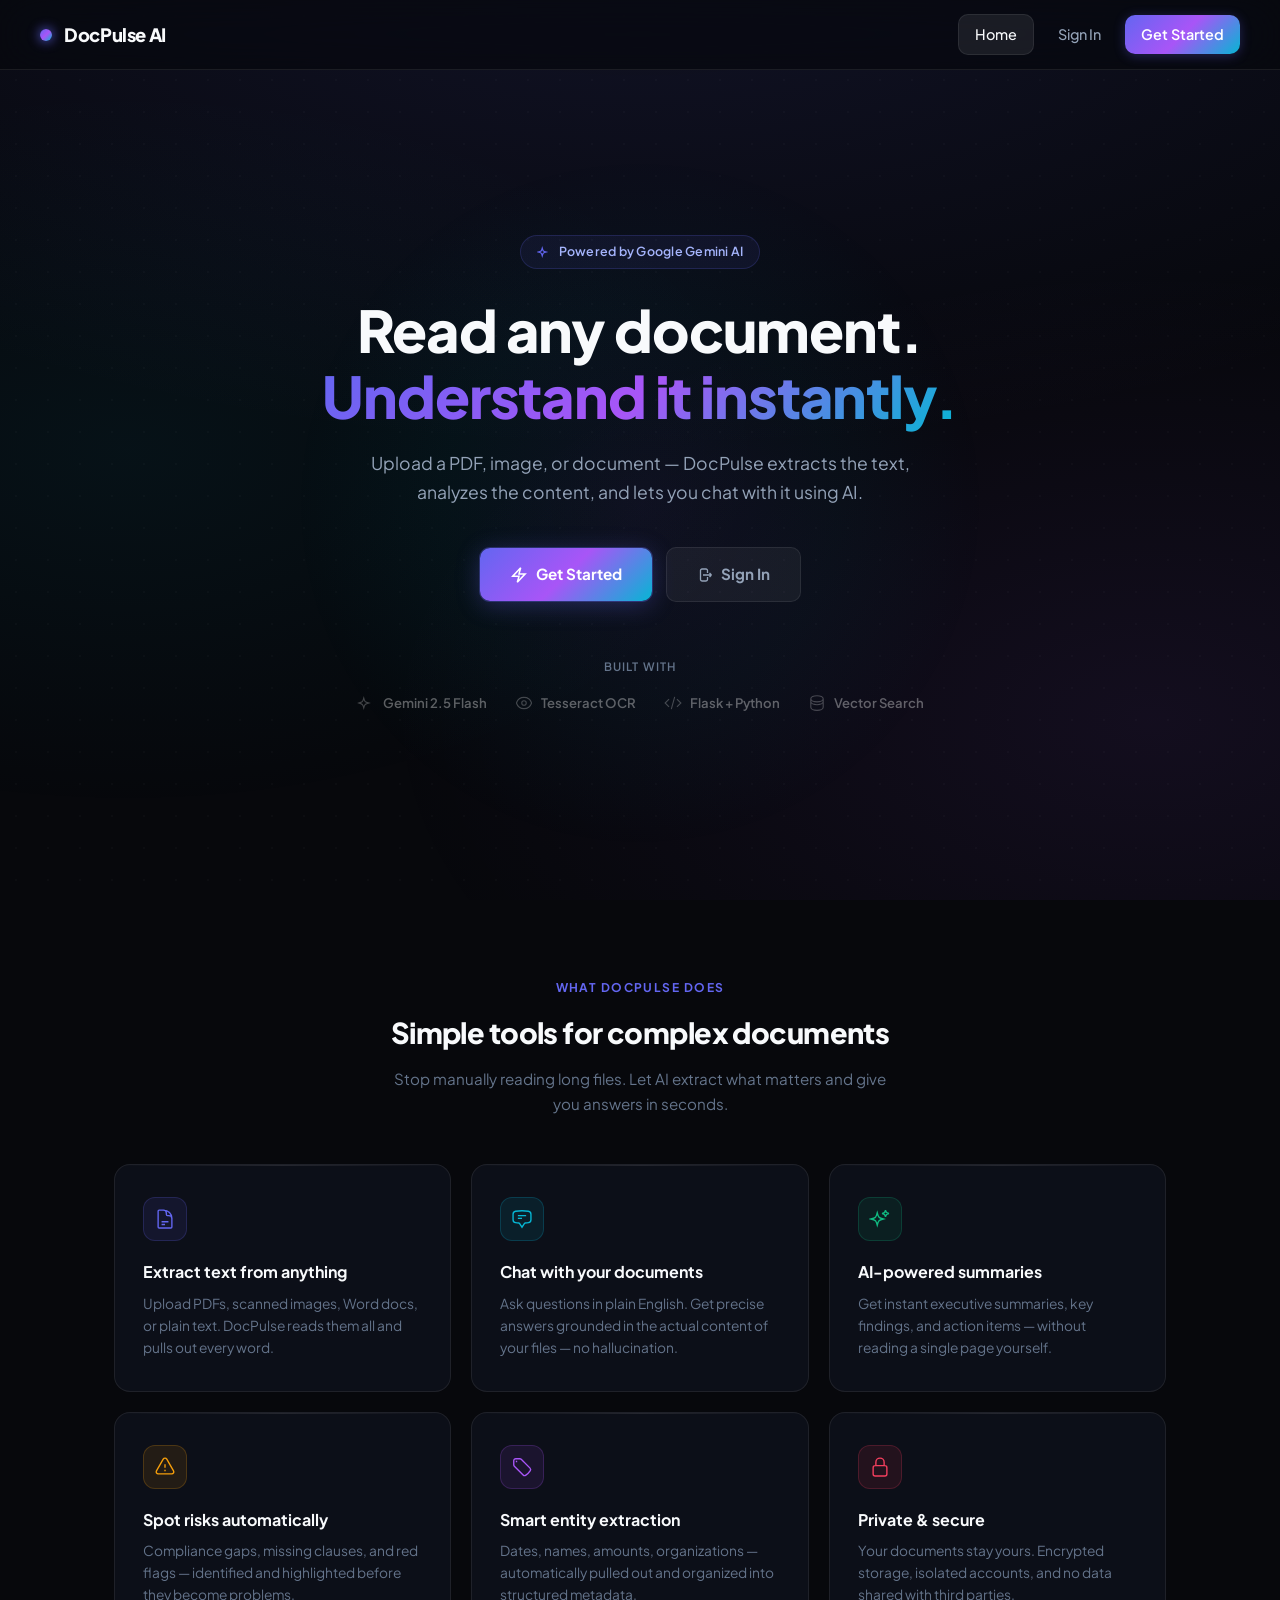
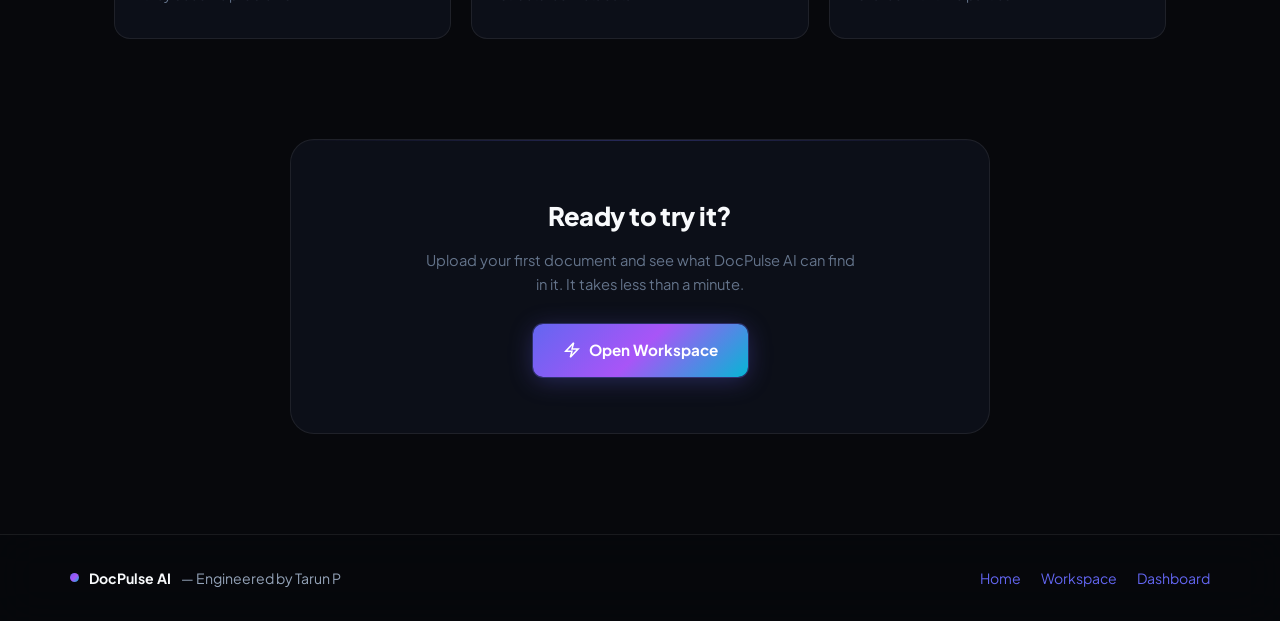
<file: frontend/index.html>
<!DOCTYPE html>
<html lang="en">
<head>
<meta charset="UTF-8" />
<meta name="viewport" content="width=device-width, initial-scale=1.0" />
<meta name="description" content="DocPulse AI — Upload any document and let AI read, understand, and answer your questions." />
<title>DocPulse AI · Understand Your Documents with AI</title>
<link rel="stylesheet" href="css/style.css?v=20260804" />
<style>
  /* ─── Landing Page Styles ─── */

  .landing-hero {
    min-height: calc(100vh - 72px);
    display: flex;
    flex-direction: column;
    align-items: center;
    justify-content: center;
    text-align: center;
    padding: 60px 24px 80px;
    position: relative;
  }

  /* Ambient background glow */
  .landing-hero::before {
    content: '';
    position: absolute;
    top: 10%;
    left: 50%;
    transform: translateX(-50%);
    width: 700px;
    height: 700px;
    background: radial-gradient(circle, rgba(99, 102, 241, 0.08) 0%, rgba(6, 182, 212, 0.04) 40%, transparent 70%);
    border-radius: 50%;
    pointer-events: none;
    z-index: 0;
  }

  .landing-hero > * { position: relative; z-index: 1; }

  .hero-chip {
    display: inline-flex;
    align-items: center;
    gap: 8px;
    padding: 6px 16px;
    border-radius: 999px;
    background: rgba(99, 102, 241, 0.08);
    border: 1px solid rgba(99, 102, 241, 0.2);
    font-size: 0.78rem;
    font-weight: 600;
    color: #a5b4fc;
    margin-bottom: 28px;
    letter-spacing: 0.02em;
  }
  .hero-chip svg { width: 14px; height: 14px; stroke: var(--accent-indigo); }

  .hero-title {
    font-size: clamp(2.2rem, 5vw, 3.6rem);
    font-weight: 800;
    line-height: 1.15;
    color: var(--text-primary);
    max-width: 780px;
    margin-bottom: 20px;
    letter-spacing: -0.02em;
  }
  .hero-title .accent {
    background: var(--gradient-brand);
    -webkit-background-clip: text;
    -webkit-text-fill-color: transparent;
    background-clip: text;
  }

  .hero-desc {
    font-size: 1.1rem;
    color: var(--text-secondary);
    max-width: 540px;
    line-height: 1.65;
    margin-bottom: 40px;
  }

  .hero-actions {
    display: flex;
    align-items: center;
    gap: 14px;
    flex-wrap: wrap;
    justify-content: center;
  }

  .btn-hero {
    display: inline-flex;
    align-items: center;
    gap: 8px;
    padding: 14px 30px;
    border-radius: var(--radius-sm);
    font-size: 0.95rem;
    font-weight: 700;
    text-decoration: none;
    transition: all 0.25s var(--ease-spring);
    cursor: pointer;
    border: none;
  }
  .btn-hero.primary {
    background: var(--gradient-brand);
    color: #fff;
    box-shadow: 0 4px 24px rgba(99, 102, 241, 0.3), 0 0 0 1px rgba(99, 102, 241, 0.3);
  }
  .btn-hero.primary:hover {
    transform: translateY(-2px);
    box-shadow: 0 8px 32px rgba(99, 102, 241, 0.4), 0 0 0 1px rgba(99, 102, 241, 0.4);
  }
  .btn-hero.primary svg { width: 18px; height: 18px; stroke: #fff; }

  .btn-hero.secondary {
    background: rgba(255, 255, 255, 0.05);
    border: 1px solid var(--border);
    color: var(--text-secondary);
    box-shadow: none;
  }
  .btn-hero.secondary:hover {
    background: rgba(255, 255, 255, 0.08);
    border-color: var(--border-hover);
    color: var(--text-primary);
    transform: translateY(-1px);
  }
  .btn-hero.secondary svg { width: 16px; height: 16px; stroke: currentColor; }

  /* Trusted by strip */
  .trust-strip {
    margin-top: 56px;
    display: flex;
    flex-direction: column;
    align-items: center;
    gap: 16px;
  }
  .trust-strip .label {
    font-size: 0.72rem;
    font-weight: 600;
    text-transform: uppercase;
    letter-spacing: 0.1em;
    color: var(--text-muted);
  }
  .trust-logos {
    display: flex;
    align-items: center;
    gap: 28px;
    flex-wrap: wrap;
    justify-content: center;
  }
  .trust-logo {
    display: flex;
    align-items: center;
    gap: 8px;
    font-size: 0.82rem;
    font-weight: 600;
    color: rgba(255, 255, 255, 0.35);
  }
  .trust-logo svg { width: 18px; height: 18px; stroke: currentColor; opacity: 0.7; }

  /* ─── Features Section ─── */
  .features-section {
    padding: 80px 24px 100px;
    max-width: 1100px;
    margin: 0 auto;
  }
  .features-section .section-label {
    text-align: center;
    font-size: 0.75rem;
    font-weight: 700;
    text-transform: uppercase;
    letter-spacing: 0.12em;
    color: var(--accent-indigo);
    margin-bottom: 12px;
  }
  .features-section .section-title {
    text-align: center;
    font-size: 1.8rem;
    font-weight: 800;
    color: var(--text-primary);
    margin-bottom: 12px;
  }
  .features-section .section-desc {
    text-align: center;
    font-size: 0.95rem;
    color: var(--text-muted);
    max-width: 520px;
    margin: 0 auto 48px;
    line-height: 1.6;
  }

  .features-grid {
    display: grid;
    grid-template-columns: repeat(3, 1fr);
    gap: 20px;
  }
  @media (max-width: 800px) {
    .features-grid { grid-template-columns: 1fr; }
  }

  .feature-card {
    padding: 32px 28px;
    background: var(--panel);
    border: 1px solid var(--border);
    border-radius: var(--radius-md);
    transition: all 0.25s ease;
    position: relative;
    overflow: hidden;
  }
  .feature-card::before {
    content: '';
    position: absolute;
    top: 0; left: 0; right: 0;
    height: 1px;
    background: linear-gradient(90deg, transparent, rgba(255,255,255,0.1), transparent);
  }
  .feature-card:hover {
    border-color: var(--border-hover);
    background: rgba(255, 255, 255, 0.03);
    transform: translateY(-3px);
  }

  .feature-card .fc-icon {
    width: 44px;
    height: 44px;
    border-radius: 12px;
    display: flex;
    align-items: center;
    justify-content: center;
    margin-bottom: 18px;
  }
  .feature-card .fc-icon svg { width: 22px; height: 22px; }
  .feature-card .fc-icon.indigo  { background: rgba(99, 102, 241, 0.1); border: 1px solid rgba(99, 102, 241, 0.2); }
  .feature-card .fc-icon.indigo svg { stroke: var(--accent-indigo); }
  .feature-card .fc-icon.cyan    { background: rgba(6, 182, 212, 0.1); border: 1px solid rgba(6, 182, 212, 0.2); }
  .feature-card .fc-icon.cyan svg { stroke: var(--accent-cyan); }
  .feature-card .fc-icon.emerald { background: rgba(16, 185, 129, 0.1); border: 1px solid rgba(16, 185, 129, 0.2); }
  .feature-card .fc-icon.emerald svg { stroke: var(--accent-emerald); }
  .feature-card .fc-icon.rose    { background: rgba(244, 63, 94, 0.1); border: 1px solid rgba(244, 63, 94, 0.2); }
  .feature-card .fc-icon.rose svg { stroke: var(--accent-rose); }
  .feature-card .fc-icon.amber   { background: rgba(245, 158, 11, 0.1); border: 1px solid rgba(245, 158, 11, 0.2); }
  .feature-card .fc-icon.amber svg { stroke: #f59e0b; }
  .feature-card .fc-icon.purple  { background: rgba(168, 85, 247, 0.1); border: 1px solid rgba(168, 85, 247, 0.2); }
  .feature-card .fc-icon.purple svg { stroke: #a855f7; }

  .feature-card h3 {
    font-size: 1rem;
    font-weight: 700;
    color: var(--text-primary);
    margin-bottom: 8px;
  }
  .feature-card p {
    font-size: 0.86rem;
    color: var(--text-muted);
    line-height: 1.6;
    margin: 0;
  }

  /* ─── Bottom CTA ─── */
  .bottom-cta {
    max-width: 700px;
    margin: 0 auto 100px;
    text-align: center;
    padding: 56px 40px;
    background: var(--panel);
    border: 1px solid var(--border);
    border-radius: var(--radius-lg);
    position: relative;
    overflow: hidden;
  }
  .bottom-cta::before {
    content: '';
    position: absolute;
    top: 0; left: 0; right: 0;
    height: 1px;
    background: linear-gradient(90deg, transparent, rgba(99,102,241,0.3), transparent);
  }
  .bottom-cta h2 {
    font-size: 1.6rem;
    font-weight: 800;
    color: var(--text-primary);
    margin-bottom: 12px;
  }
  .bottom-cta p {
    font-size: 0.92rem;
    color: var(--text-muted);
    margin-bottom: 28px;
    line-height: 1.6;
    max-width: 440px;
    margin-left: auto;
    margin-right: auto;
  }
  .bottom-cta .btn-hero { margin: 0 auto; }

  @media (max-width: 600px) {
    .hero-title { font-size: 2rem; }
    .hero-desc { font-size: 0.95rem; }
    .hero-actions { flex-direction: column; width: 100%; }
    .btn-hero { width: 100%; justify-content: center; }
  }
</style>
</head>
<body>
  <div class="topbar">
    <a href="index.html" class="brand"><div class="dot-logo"></div>DocPulse AI</a>
    <nav></nav>
  </div>

  <!-- Hero Section -->
  <section class="landing-hero">
    <div class="hero-chip">
      <svg fill="none" viewBox="0 0 24 24" stroke-width="2"><path d="M9.813 15.904 9 18.75l-.813-2.846a4.5 4.5 0 0 0-3.09-3.09L2.25 12l2.846-.813a4.5 4.5 0 0 0 3.09-3.09L9 5.25l.813 2.846a4.5 4.5 0 0 0 3.09 3.09L15.75 12l-2.846.813a4.5 4.5 0 0 0-3.09 3.09Z" /></svg>
      Powered by Google Gemini AI
    </div>

    <h1 class="hero-title">
      Read any document.<br/><span class="accent">Understand it instantly.</span>
    </h1>

    <p class="hero-desc">
      Upload a PDF, image, or document — DocPulse extracts the text, analyzes the content, and lets you chat with it using AI.
    </p>

    <div class="hero-actions">
      <a href="upload.html" class="btn-hero primary" id="ctaWorkspace">
        <svg fill="none" viewBox="0 0 24 24" stroke-width="2"><path d="M3.75 13.5l10.5-11.25L12 10.5h8.25L9.75 21.75 12 13.5H3.75Z" /></svg>
        Get Started
      </a>
      <a href="login.html" class="btn-hero secondary" id="ctaSignIn">
        <svg fill="none" viewBox="0 0 24 24" stroke-width="2"><path d="M15.75 9V5.25A2.25 2.25 0 0 0 13.5 3h-6a2.25 2.25 0 0 0-2.25 2.25v13.5A2.25 2.25 0 0 0 7.5 21h6a2.25 2.25 0 0 0 2.25-2.25V15m3 0 3-3m0 0-3-3m3 3H9" /></svg>
        Sign In
      </a>
    </div>

    <div class="trust-strip">
      <div class="label">Built with</div>
      <div class="trust-logos">
        <div class="trust-logo">
          <svg fill="none" viewBox="0 0 24 24" stroke-width="1.5"><path d="M9.813 15.904 9 18.75l-.813-2.846a4.5 4.5 0 0 0-3.09-3.09L2.25 12l2.846-.813a4.5 4.5 0 0 0 3.09-3.09L9 5.25l.813 2.846a4.5 4.5 0 0 0 3.09 3.09L15.75 12l-2.846.813a4.5 4.5 0 0 0-3.09 3.09Z" /></svg>
          Gemini 2.5 Flash
        </div>
        <div class="trust-logo">
          <svg fill="none" viewBox="0 0 24 24" stroke-width="1.5"><path d="M2.036 12.322a1.012 1.012 0 0 1 0-.639C3.423 7.51 7.36 4.5 12 4.5c4.638 0 8.573 3.007 9.963 7.178.07.207.07.431 0 .639C20.577 16.49 16.64 19.5 12 19.5c-4.638 0-8.573-3.007-9.963-7.178Z" /><path d="M15 12a3 3 0 1 1-6 0 3 3 0 0 1 6 0Z" /></svg>
          Tesseract OCR
        </div>
        <div class="trust-logo">
          <svg fill="none" viewBox="0 0 24 24" stroke-width="1.5"><path d="M17.25 6.75 22.5 12l-5.25 5.25m-10.5 0L1.5 12l5.25-5.25m7.5-3-4.5 16.5" /></svg>
          Flask + Python
        </div>
        <div class="trust-logo">
          <svg fill="none" viewBox="0 0 24 24" stroke-width="1.5"><path d="M20.25 6.375c0 2.278-3.694 4.125-8.25 4.125S3.75 8.653 3.75 6.375m16.5 0c0-2.278-3.694-4.125-8.25-4.125S3.75 4.097 3.75 6.375m16.5 0v11.25c0 2.278-3.694 4.125-8.25 4.125s-8.25-1.847-8.25-4.125V6.375m16.5 3.75c0 2.278-3.694 4.125-8.25 4.125s-8.25-1.847-8.25-4.125" /></svg>
          Vector Search
        </div>
      </div>
    </div>
  </section>

  <!-- Features Section -->
  <section class="features-section">
    <div class="section-label">What DocPulse does</div>
    <h2 class="section-title">Simple tools for complex documents</h2>
    <p class="section-desc">
      Stop manually reading long files. Let AI extract what matters and give you answers in seconds.
    </p>

    <div class="features-grid">
      <div class="feature-card">
        <div class="fc-icon indigo">
          <svg fill="none" viewBox="0 0 24 24" stroke-width="1.5"><path d="M19.5 14.25v-2.625a3.375 3.375 0 0 0-3.375-3.375h-1.5A1.125 1.125 0 0 1 13.5 7.125v-1.5a3.375 3.375 0 0 0-3.375-3.375H8.25m0 12.75h7.5m-7.5 3H12M10.5 2.25H5.625c-.621 0-1.125.504-1.125 1.125v17.25c0 .621.504 1.125 1.125 1.125h12.75c.621 0 1.125-.504 1.125-1.125V11.25a9 9 0 0 0-9-9Z" /></svg>
        </div>
        <h3>Extract text from anything</h3>
        <p>Upload PDFs, scanned images, Word docs, or plain text. DocPulse reads them all and pulls out every word.</p>
      </div>

      <div class="feature-card">
        <div class="fc-icon cyan">
          <svg fill="none" viewBox="0 0 24 24" stroke-width="1.5"><path d="M7.5 8.25h9m-9 3H12m-9.75 1.51c0 1.6 1.123 2.994 2.707 3.227 1.129.166 2.27.293 3.423.379.35.026.67.21.865.501L12 21l2.755-4.133a1.14 1.14 0 0 1 .865-.501 48.172 48.172 0 0 0 3.423-.379c1.584-.233 2.707-1.626 2.707-3.228V6.741c0-1.602-1.123-2.995-2.707-3.228A48.394 48.394 0 0 0 12 3c-2.392 0-4.744.175-7.043.513C3.373 3.746 2.25 5.14 2.25 6.741v6.018Z" /></svg>
        </div>
        <h3>Chat with your documents</h3>
        <p>Ask questions in plain English. Get precise answers grounded in the actual content of your files — no hallucination.</p>
      </div>

      <div class="feature-card">
        <div class="fc-icon emerald">
          <svg fill="none" viewBox="0 0 24 24" stroke-width="1.5"><path d="M9.813 15.904 9 18.75l-.813-2.846a4.5 4.5 0 0 0-3.09-3.09L2.25 12l2.846-.813a4.5 4.5 0 0 0 3.09-3.09L9 5.25l.813 2.846a4.5 4.5 0 0 0 3.09 3.09L15.75 12l-2.846.813a4.5 4.5 0 0 0-3.09 3.09ZM18.259 8.715 18 9.75l-.259-1.035a3.375 3.375 0 0 0-2.455-2.456L14.25 6l1.036-.259a3.375 3.375 0 0 0 2.455-2.456L18 2.25l.259 1.035a3.375 3.375 0 0 0 2.455 2.456L21.75 6l-1.036.259a3.375 3.375 0 0 0-2.455 2.456Z" /></svg>
        </div>
        <h3>AI-powered summaries</h3>
        <p>Get instant executive summaries, key findings, and action items — without reading a single page yourself.</p>
      </div>

      <div class="feature-card">
        <div class="fc-icon amber">
          <svg fill="none" viewBox="0 0 24 24" stroke-width="1.5"><path d="M12 9v3.75m-9.303 3.376c-.866 1.5.217 3.374 1.948 3.374h14.71c1.73 0 2.813-1.874 1.948-3.374L13.949 3.378c-.866-1.5-3.032-1.5-3.898 0L2.697 16.126ZM12 15.75h.007v.008H12v-.008Z" /></svg>
        </div>
        <h3>Spot risks automatically</h3>
        <p>Compliance gaps, missing clauses, and red flags — identified and highlighted before they become problems.</p>
      </div>

      <div class="feature-card">
        <div class="fc-icon purple">
          <svg fill="none" viewBox="0 0 24 24" stroke-width="1.5"><path d="M9.568 3H5.25A2.25 2.25 0 0 0 3 5.25v4.318c0 .597.237 1.17.659 1.591l9.581 9.581c.699.699 1.78.872 2.607.33a18.095 18.095 0 0 0 5.223-5.223c.542-.827.369-1.908-.33-2.607L11.16 3.66A2.25 2.25 0 0 0 9.568 3Z" /><path d="M6 6h.008v.008H6V6Z" /></svg>
        </div>
        <h3>Smart entity extraction</h3>
        <p>Dates, names, amounts, organizations — automatically pulled out and organized into structured metadata.</p>
      </div>

      <div class="feature-card">
        <div class="fc-icon rose">
          <svg fill="none" viewBox="0 0 24 24" stroke-width="1.5"><path d="M16.5 10.5V6.75a4.5 4.5 0 1 0-9 0v3.75m-.75 11.25h10.5a2.25 2.25 0 0 0 2.25-2.25v-6.75a2.25 2.25 0 0 0-2.25-2.25H6.75a2.25 2.25 0 0 0-2.25 2.25v6.75a2.25 2.25 0 0 0 2.25 2.25Z" /></svg>
        </div>
        <h3>Private & secure</h3>
        <p>Your documents stay yours. Encrypted storage, isolated accounts, and no data shared with third parties.</p>
      </div>
    </div>
  </section>

  <!-- Bottom CTA -->
  <section class="bottom-cta">
    <h2>Ready to try it?</h2>
    <p>Upload your first document and see what DocPulse AI can find in it. It takes less than a minute.</p>
    <a href="upload.html" class="btn-hero primary">
      <svg fill="none" viewBox="0 0 24 24" stroke-width="2"><path d="M3.75 13.5l10.5-11.25L12 10.5h8.25L9.75 21.75 12 13.5H3.75Z" /></svg>
      Open Workspace
    </a>
  </section>

  <!-- Footer -->
  <footer class="site-footer">
    <div class="footer-inner">
      <div class="brand-signature">
        <div class="dot-logo"></div>
        <strong>DocPulse AI</strong> — Engineered by Tarun P
      </div>
      <div style="display:flex;gap:20px;">
        <a href="index.html">Home</a>
        <a href="upload.html">Workspace</a>
        <a href="dashboard.html">Dashboard</a>
      </div>
    </div>
  </footer>

  <script src="js/api.js?v=20260804"></script>
  <script>
    // If already logged in, change "Sign In" to "Go to Workspace"
    if (getToken()) {
      const signInBtn = document.getElementById("ctaSignIn");
      if (signInBtn) {
        signInBtn.href = "upload.html";
        signInBtn.innerHTML = `
          <svg fill="none" viewBox="0 0 24 24" stroke-width="2" width="16" height="16"><path d="M13.5 6H5.25A2.25 2.25 0 0 0 3 8.25v10.5A2.25 2.25 0 0 0 5.25 21h10.5A2.25 2.25 0 0 0 18 18.75V10.5m-10.5 6L21 3m0 0h-5.25M21 3v5.25" /></svg>
          Go to Workspace
        `;
      }
    }
  </script>
</body>
</html>
</file>
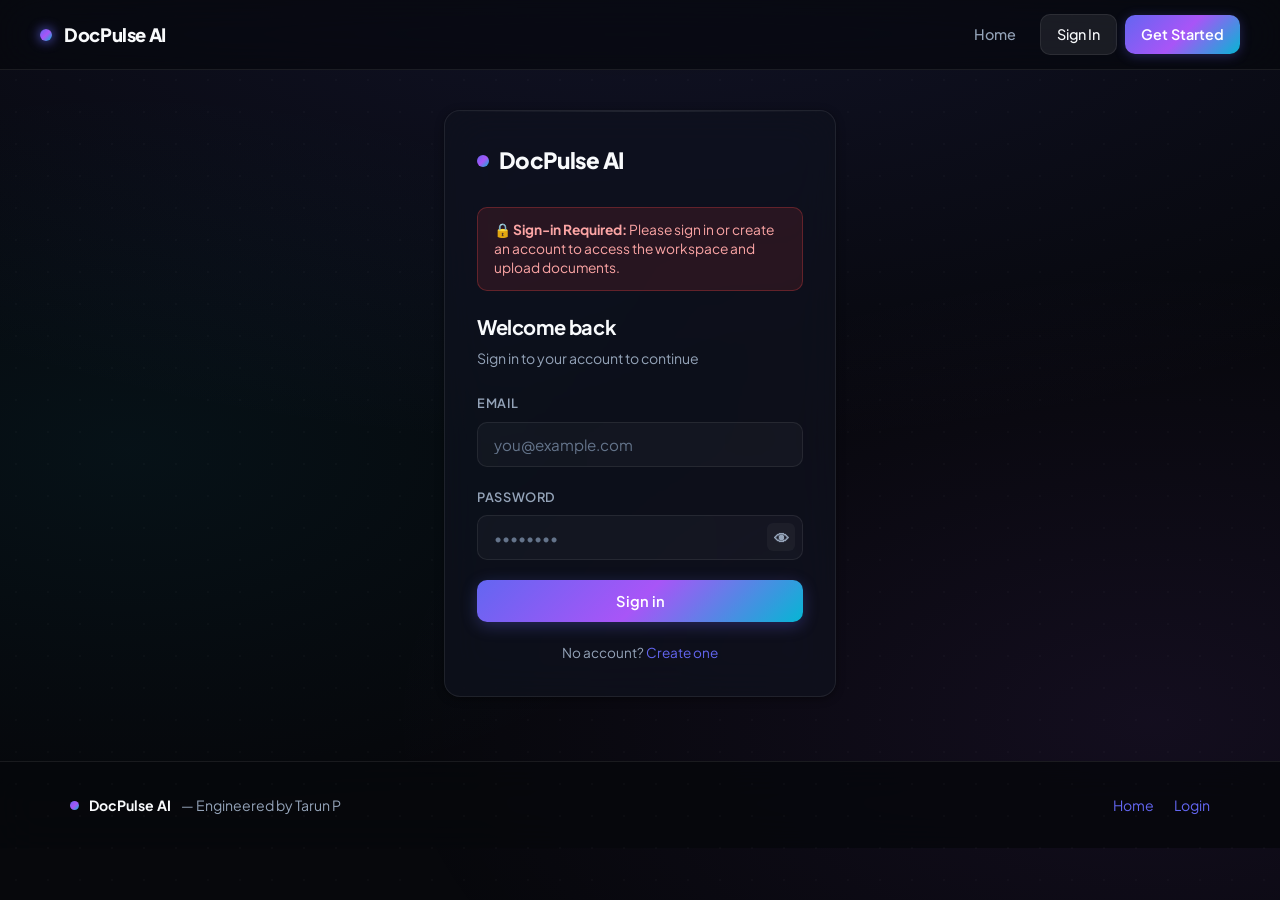
<file: frontend/chat.html>
<!DOCTYPE html>
<html lang="en">
<head>
<meta charset="UTF-8" />
<meta name="viewport" content="width=device-width, initial-scale=1.0" />
<meta name="description" content="Interactive Document Intelligence & Grounded AI Q&A Chat" />
<title>DocPulse AI · Document Q&A Workspace</title>
<link rel="stylesheet" href="css/style.css?v=20260804" />
<style>
  /* ─── Premium Glassmorphism Chat Layout Overhaul ─── */
  .chat-page-container {
    max-width: 1440px;
    margin: 0 auto;
    padding: 20px 32px 40px 32px;
  }

  .chat-layout {
    display: grid;
    grid-template-columns: 380px 1fr;
    gap: 24px;
    align-items: start;
    min-height: calc(100vh - 120px);
  }

  @media (max-width: 1024px) {
    .chat-layout {
      grid-template-columns: 1fr;
    }
  }

  /* ─── Left Sidebar Cards & Organization ─── */
  .chat-sidebar {
    display: flex;
    flex-direction: column;
    gap: 14px;
    max-height: calc(100vh - 100px);
    overflow-y: auto;
    padding-right: 8px;
    padding-bottom: 30px;
  }

  /* Custom scrollbar for sidebar */
  .chat-sidebar::-webkit-scrollbar {
    width: 6px;
  }
  .chat-sidebar::-webkit-scrollbar-track {
    background: rgba(0, 0, 0, 0.25);
    border-radius: 4px;
  }
  .chat-sidebar::-webkit-scrollbar-thumb {
    background: rgba(99, 102, 241, 0.4);
    border-radius: 4px;
  }
  .chat-sidebar::-webkit-scrollbar-thumb:hover {
    background: rgba(99, 102, 241, 0.8);
  }

  .doc-header-card {
    background: var(--panel);
    backdrop-filter: blur(20px) saturate(180%);
    border: 1px solid var(--border-hover);
    border-radius: var(--radius-md);
    padding: 18px 20px;
    position: relative;
    box-shadow: var(--shadow-md);
    flex-shrink: 0;
  }
  
  .doc-header-card::before {
    content: '';
    position: absolute;
    top: 0; left: 0; right: 0; height: 2px;
    background: var(--gradient-brand);
  }

  .doc-file-badge-row {
    display: flex;
    align-items: center;
    gap: 12px;
  }

  .doc-type-icon {
    width: 40px;
    height: 40px;
    border-radius: 12px;
    background: linear-gradient(135deg, rgba(99, 102, 241, 0.15), rgba(168, 85, 247, 0.15));
    border: 1px solid rgba(99, 102, 241, 0.3);
    display: flex;
    align-items: center;
    justify-content: center;
    font-size: 1.15rem;
    flex-shrink: 0;
  }

  .doc-title-text {
    font-size: 1rem;
    font-weight: 700;
    color: var(--text-primary);
    line-height: 1.3;
    word-break: break-word;
  }

  .doc-tags-wrap {
    display: flex;
    flex-wrap: wrap;
    gap: 6px;
    align-items: center;
  }

  .pill-badge {
    padding: 3px 9px;
    border-radius: 999px;
    font-size: 0.7rem;
    font-weight: 700;
    text-transform: uppercase;
    letter-spacing: 0.04em;
    background: rgba(255, 255, 255, 0.06);
    border: 1px solid var(--border);
    color: var(--text-secondary);
  }

  .pill-badge.status-processed {
    background: rgba(16, 185, 129, 0.12);
    border-color: rgba(16, 185, 129, 0.3);
    color: #34d399;
  }

  .pill-badge.status-processing {
    background: rgba(245, 158, 11, 0.12);
    border-color: rgba(245, 158, 11, 0.3);
    color: #fbbf24;
  }

  /* Sidebar Collapsible Cards */
  .info-card {
    background: var(--panel);
    backdrop-filter: blur(16px);
    border: 1px solid var(--border);
    border-radius: var(--radius-md);
    transition: border-color var(--transition-fast);
    flex-shrink: 0;
  }

  .info-card:hover {
    border-color: rgba(255, 255, 255, 0.14);
  }

  .info-header {
    display: flex;
    align-items: center;
    justify-content: space-between;
    padding: 14px 18px;
    cursor: pointer;
    user-select: none;
    background: rgba(255, 255, 255, 0.025);
    border-bottom: 1px solid transparent;
    transition: background var(--transition-fast);
  }

  .info-header:hover {
    background: rgba(255, 255, 255, 0.05);
  }

  .info-header.open {
    border-bottom-color: var(--border);
  }

  .info-header h3 {
    font-size: 0.88rem;
    font-weight: 600;
    color: var(--text-primary);
    display: flex;
    align-items: center;
    gap: 8px;
  }

  .info-header .arrow {
    font-size: 0.72rem;
    color: var(--text-muted);
    transition: transform var(--transition-fast);
  }

  .info-header.open .arrow {
    transform: rotate(180deg);
  }

  .info-body {
    padding: 14px 18px 18px 18px;
    display: none;
    font-size: 0.85rem;
    color: var(--text-secondary);
    line-height: 1.65;
    word-wrap: break-word;
    overflow-wrap: break-word;
  }

  .info-body.open {
    display: block;
  }

  /* Structured Sidebar Lists & Bullets */
  .sidebar-bullet-list {
    list-style: none;
    padding: 0;
    margin: 0;
    display: flex;
    flex-direction: column;
    gap: 8px;
  }

  .sidebar-bullet-list li {
    display: flex;
    align-items: flex-start;
    gap: 8px;
    font-size: 0.83rem;
    line-height: 1.5;
    color: var(--text-secondary);
  }

  .sidebar-bullet-list .bullet-dot {
    color: var(--accent-cyan);
    font-weight: bold;
    flex-shrink: 0;
  }

  .sidebar-bullet-list .bullet-text {
    flex: 1;
  }

  .sidebar-para {
    margin-bottom: 6px;
    font-size: 0.84rem;
    line-height: 1.55;
    color: var(--text-secondary);
  }

  .entity-grid {
    display: flex;
    flex-wrap: wrap;
    gap: 6px;
  }

  .entity-pill {
    padding: 4px 10px;
    border-radius: 8px;
    font-size: 0.78rem;
    background: rgba(99, 102, 241, 0.08);
    border: 1px solid rgba(99, 102, 241, 0.2);
    color: #a5b4fc;
    word-break: break-all;
  }

  /* ─── Right Main Chat Box ─── */
  .chat-main-card {
    background: var(--panel-solid);
    border: 1px solid var(--border-hover);
    border-radius: var(--radius-lg);
    box-shadow: var(--shadow-lg), var(--shadow-glow);
    display: flex;
    flex-direction: column;
    height: calc(100vh - 120px);
    overflow: hidden;
    position: relative;
  }

  .chat-header-bar {
    padding: 16px 24px;
    background: rgba(15, 18, 28, 0.9);
    backdrop-filter: blur(20px);
    border-bottom: 1px solid var(--border);
    display: flex;
    align-items: center;
    justify-content: space-between;
  }

  .chat-header-title {
    display: flex;
    align-items: center;
    gap: 10px;
  }

  .chat-header-title h2 {
    font-size: 1.05rem;
    font-weight: 700;
    color: var(--text-primary);
  }

  .chat-status-indicator {
    display: flex;
    align-items: center;
    gap: 6px;
    font-size: 0.78rem;
    color: #34d399;
    font-weight: 600;
    background: rgba(16, 185, 129, 0.1);
    padding: 4px 10px;
    border-radius: 999px;
    border: 1px solid rgba(16, 185, 129, 0.25);
  }

  .chat-status-indicator .pulse-dot {
    width: 7px;
    height: 7px;
    border-radius: 50%;
    background: #34d399;
    box-shadow: 0 0 8px #34d399;
    animation: status-pulse 2s infinite;
  }

  @keyframes status-pulse {
    0%, 100% { opacity: 1; transform: scale(1); }
    50% { opacity: 0.4; transform: scale(1.3); }
  }

  /* Quick Suggestion Chips */
  .quick-chips-bar {
    display: flex;
    align-items: center;
    gap: 8px;
    padding: 10px 24px;
    background: rgba(255, 255, 255, 0.015);
    border-bottom: 1px solid var(--border);
    overflow-x: auto;
  }

  .quick-chip {
    padding: 5px 13px;
    border-radius: 999px;
    font-size: 0.78rem;
    font-weight: 600;
    background: rgba(255, 255, 255, 0.04);
    border: 1px solid rgba(255, 255, 255, 0.08);
    color: var(--text-secondary);
    cursor: pointer;
    white-space: nowrap;
    transition: all var(--transition-fast);
  }

  .quick-chip:hover {
    background: rgba(99, 102, 241, 0.15);
    border-color: rgba(99, 102, 241, 0.35);
    color: #ffffff;
    transform: translateY(-1px);
  }

  /* Scrollable Messages Area */
  .messages-viewport {
    flex: 1;
    padding: 20px 24px;
    overflow-y: auto;
    display: flex;
    flex-direction: column;
    gap: 18px;
    background: radial-gradient(ellipse at bottom, rgba(99, 102, 241, 0.03), transparent 70%);
  }

  .welcome-card {
    background: linear-gradient(135deg, rgba(99, 102, 241, 0.06), rgba(168, 85, 247, 0.04));
    border: 1px solid rgba(99, 102, 241, 0.2);
    border-radius: var(--radius-md);
    padding: 24px;
    text-align: center;
    margin: auto 0;
  }

  .welcome-card h3 {
    font-size: 1.1rem;
    font-weight: 700;
    margin-bottom: 8px;
    background: var(--gradient-brand);
    -webkit-background-clip: text;
    -webkit-text-fill-color: transparent;
  }

  .welcome-card p {
    font-size: 0.88rem;
    color: var(--text-muted);
    max-width: 500px;
    margin: 0 auto 16px auto;
  }

  /* Chat Speech Bubbles */
  .chat-msg-row {
    display: flex;
    gap: 12px;
    max-width: 85%;
  }

  .chat-msg-row.user {
    align-self: flex-end;
    flex-direction: row-reverse;
  }

  .chat-msg-row.ai {
    align-self: flex-start;
  }

  .msg-avatar {
    width: 34px;
    height: 34px;
    border-radius: 10px;
    display: flex;
    align-items: center;
    justify-content: center;
    font-size: 0.85rem;
    font-weight: 700;
    flex-shrink: 0;
  }

  .chat-msg-row.user .msg-avatar {
    background: var(--gradient-brand);
    color: #ffffff;
    box-shadow: 0 0 12px rgba(99, 102, 241, 0.3);
  }

  .chat-msg-row.ai .msg-avatar {
    background: rgba(6, 182, 212, 0.15);
    border: 1px solid rgba(6, 182, 212, 0.3);
    color: var(--accent-cyan);
  }

  .msg-bubble {
    padding: 14px 18px;
    border-radius: 18px;
    font-size: 0.9rem;
    line-height: 1.6;
    position: relative;
    box-shadow: var(--shadow-sm);
  }

  .chat-msg-row.user .msg-bubble {
    background: linear-gradient(135deg, rgba(99, 102, 241, 0.22), rgba(168, 85, 247, 0.22));
    border: 1px solid rgba(168, 85, 247, 0.35);
    color: #ffffff;
    border-top-right-radius: 4px;
  }

  .chat-msg-row.ai .msg-bubble {
    background: rgba(22, 27, 42, 0.85);
    border: 1px solid var(--border-hover);
    color: var(--text-primary);
    border-top-left-radius: 4px;
    backdrop-filter: blur(12px);
  }

  .msg-time {
    font-size: 0.68rem;
    color: var(--text-muted);
    margin-top: 6px;
    display: block;
  }

  .chat-msg-row.user .msg-time {
    text-align: right;
  }

  /* Formatting inside AI responses */
  .chat-bullet-row {
    display: flex;
    align-items: flex-start;
    gap: 8px;
    margin: 6px 0;
  }

  .chat-bullet-icon {
    color: var(--accent-cyan);
    font-weight: bold;
  }

  .chat-bullet-text {
    flex: 1;
  }

  .chat-text-line {
    margin-bottom: 4px;
  }

  .chat-subheading {
    font-weight: 700;
    color: var(--accent-cyan);
    margin-top: 14px;
    margin-bottom: 6px;
    font-size: 0.96rem;
    line-height: 1.4;
  }

  .sidebar-subheading {
    font-weight: 700;
    color: var(--accent-cyan);
    margin-top: 10px;
    margin-bottom: 4px;
    font-size: 0.88rem;
  }

  .sidebar-bullet-item {
    display: flex;
    align-items: flex-start;
    gap: 8px;
    margin-bottom: 6px;
    font-size: 0.86rem;
    line-height: 1.4;
    color: var(--text-secondary);
  }

  /* Typing Indicator */
  .typing-box {
    display: flex;
    align-items: center;
    gap: 6px;
    padding: 12px 18px;
    background: rgba(22, 27, 42, 0.85);
    border: 1px solid var(--border);
    border-radius: 18px;
    border-top-left-radius: 4px;
    width: fit-content;
  }

  .typing-dot {
    width: 6px;
    height: 6px;
    border-radius: 50%;
    background: var(--accent-cyan);
    animation: typing-bounce 1.4s infinite ease-in-out both;
  }

  .typing-dot:nth-child(1) { animation-delay: -0.32s; }
  .typing-dot:nth-child(2) { animation-delay: -0.16s; }

  @keyframes typing-bounce {
    0%, 80%, 100% { transform: scale(0); opacity: 0.3; }
    40% { transform: scale(1); opacity: 1; }
  }

  /* ─── Bottom Chat Input Area ─── */
  .chat-input-container {
    padding: 14px 24px;
    background: rgba(15, 18, 28, 0.95);
    backdrop-filter: blur(20px);
    border-top: 1px solid var(--border);
  }

  .chat-input-box {
    display: flex;
    align-items: flex-end;
    gap: 12px;
    background: rgba(255, 255, 255, 0.035);
    border: 1px solid var(--border-hover);
    border-radius: var(--radius-md);
    padding: 8px 12px 8px 16px;
    transition: all var(--transition-fast);
  }

  .chat-input-box:focus-within {
    border-color: var(--accent-indigo);
    box-shadow: 0 0 20px rgba(99, 102, 241, 0.2);
    background: rgba(255, 255, 255, 0.05);
  }

  .chat-textarea {
    flex: 1;
    background: transparent;
    border: none;
    outline: none;
    color: var(--text-primary);
    font-family: inherit;
    font-size: 0.92rem;
    resize: none;
    max-height: 120px;
    min-height: 24px;
    line-height: 1.5;
  }

  .chat-textarea::placeholder {
    color: var(--text-muted);
  }

  .send-btn {
    background: var(--gradient-brand);
    border: none;
    border-radius: var(--radius-sm);
    color: #ffffff;
    padding: 10px 20px;
    font-size: 0.88rem;
    font-weight: 700;
    cursor: pointer;
    display: flex;
    align-items: center;
    gap: 6px;
    transition: all var(--transition-fast);
    box-shadow: 0 4px 14px rgba(99, 102, 241, 0.35);
    flex-shrink: 0;
  }

  .send-btn:hover {
    transform: translateY(-1px);
    box-shadow: 0 6px 20px rgba(99, 102, 241, 0.5);
  }

  .send-btn:active {
    transform: scale(0.98);
  }

  .chat-error-banner {
    color: var(--accent-rose);
    font-size: 0.82rem;
    margin-top: 8px;
    padding: 0 4px;
  }
</style>
</head>
<body>
  <!-- Top Navigation -->
  <div class="topbar">
    <a href="index.html" class="brand">
      <div class="dot-logo"></div>DocPulse AI
    </a>
    <nav></nav>
  </div>

  <div class="chat-page-container">
    <div class="chat-layout">

      <!-- ─── Left Sidebar ─── -->
      <div class="chat-sidebar">

        <!-- Document Main Card -->
        <div class="doc-header-card">
          <div class="doc-file-badge-row">
            <div class="doc-type-icon">📄</div>
            <div style="flex:1;min-width:0;">
              <div class="doc-title-text" id="docTitle">Loading Document…</div>
              <div class="doc-tags-wrap" id="docTagsRow" style="margin-top:6px;">
                <span class="pill-badge" id="docTypeTag">document</span>
                <span class="pill-badge status-processing" id="docStatusTag">loading</span>
              </div>
            </div>
          </div>
        </div>

        <!-- 📝 Summary Card (Open by default) -->
        <div class="info-card">
          <div class="info-header open" onclick="toggleCard(this)">
            <h3><span>📝</span> Executive Summary</h3>
            <span class="arrow">▼</span>
          </div>
          <div class="info-body open" id="docSummary">
            Loading document summary…
          </div>
        </div>

        <!-- ⚠️ Risks & Flags (Closed by default for neatness) -->
        <div class="info-card">
          <div class="info-header" onclick="toggleCard(this)">
            <h3><span>⚠️</span> Risks & Compliance</h3>
            <span class="arrow">▼</span>
          </div>
          <div class="info-body" id="docRisks">
            Analyzing document risks…
          </div>
        </div>

        <!-- ✅ Action Items (Closed by default) -->
        <div class="info-card">
          <div class="info-header" onclick="toggleCard(this)">
            <h3><span>✅</span> Key Action Items</h3>
            <span class="arrow">▼</span>
          </div>
          <div class="info-body" id="docActions">
            Extracting action items…
          </div>
        </div>

        <!-- 🏷️ Extracted Entities (Closed by default) -->
        <div class="info-card" id="entitiesCard" style="display:none;">
          <div class="info-header" onclick="toggleCard(this)">
            <h3><span>🏷️</span> Named Entities</h3>
            <span class="arrow">▼</span>
          </div>
          <div class="info-body">
            <div class="entity-grid" id="entityGrid"></div>
          </div>
        </div>

      </div>

      <!-- ─── Right Main Chat Box ─── -->
      <div class="chat-main-card">

        <!-- Header -->
        <div class="chat-header-bar">
          <div class="chat-header-title">
            <span style="font-size:1.2rem;">💬</span>
            <h2>Document Intelligence Assistant</h2>
          </div>
          <div class="chat-status-indicator">
            <div class="pulse-dot"></div> Grounded Vector RAG Active
          </div>
        </div>

        <!-- Quick Chips -->
        <div class="quick-chips-bar" id="quickChipsBar">
          <button class="quick-chip" onclick="askQuickPrompt('Provide a concise executive summary of this document.')">📝 Executive Summary</button>
          <button class="quick-chip" onclick="askQuickPrompt('What are the main findings and key takeaways in this document?')">🔍 Key Takeaways</button>
          <button class="quick-chip" onclick="askQuickPrompt('What risks, compliance concerns, or anomalies are highlighted?')">⚠️ Risks & Issues</button>
          <button class="quick-chip" onclick="askQuickPrompt('What are the recommended action items and next steps?')">✅ Action Items</button>
        </div>

        <!-- Messages Viewport -->
        <div class="messages-viewport" id="chatViewport">
          <!-- Initial Welcome state if no history -->
          <div class="welcome-card" id="welcomeBox">
            <h3>Ready for Document Questions</h3>
            <p>Ask anything about this document. Our dense vector RAG engine will find exact context excerpts and provide answers grounded in the text.</p>
          </div>
        </div>

        <!-- Input Bar -->
        <div class="chat-input-container">
          <div class="chat-input-box">
            <textarea id="questionInput" class="chat-textarea" rows="1" placeholder="Ask a question about this document… (e.g. key takeaways or summary)" aria-label="Question input"></textarea>
            <button id="sendBtn" class="send-btn" onclick="sendQuestion()">
              <span>Ask</span>
              <svg width="14" height="14" viewBox="0 0 24 24" fill="none" stroke="currentColor" stroke-width="2.5" stroke-linecap="round" stroke-linejoin="round"><line x1="22" y1="2" x2="11" y2="13"></line><polygon points="22 2 15 22 11 13 2 9 22 2"></polygon></svg>
            </button>
          </div>
          <div class="chat-error-banner" id="chatError"></div>
        </div>

      </div>

    </div>
  </div>

  <script src="js/api.js?v=20260804"></script>
  <script>
    requireAuth();

    const params = new URLSearchParams(window.location.search);
    const docId = params.get("doc");
    if (!docId) window.location.href = "upload.html";

    function toggleCard(header) {
      header.classList.toggle("open");
      const body = header.nextElementSibling;
      body.classList.toggle("open");
    }

    // ─── Format Sidebar Bullets & Paragraphs ───
    function formatSidebarContent(text) {
      if (!text || !text.trim()) return "<p class='sidebar-para'>None identified.</p>";
      let str = text.trim();

      const lines = str.split('\n').map(l => l.trim()).filter(l => l.length > 0);
      let outputHtml = '';

      lines.forEach(line => {
        const rawContent = line.replace(/^[•\-\*]\s*/, '').trim();
        if (!rawContent) return;

        const isSubheading = rawContent.endsWith(':') || 
                            rawContent.endsWith('**:') || 
                            (rawContent.startsWith('**') && rawContent.includes(':'));

        if (isSubheading) {
          const cleanHeading = escapeHtml(rawContent.replace(/\*\*/g, ''));
          outputHtml += `<div class="sidebar-subheading">${cleanHeading}</div>`;
        } else {
          outputHtml += `<div class="sidebar-bullet-item"><span class="bullet-dot">•</span><div class="bullet-text">${escapeHtml(rawContent.replace(/\*\*/g, ''))}</div></div>`;
        }
      });

      return outputHtml || "<p class='sidebar-para'>None identified.</p>";
    }

    // ─── Dynamic Prompt Chips ───
    function updateQuickPrompts(docType) {
      const chipsContainer = document.getElementById("quickChipsBar");
      const inputEl = document.getElementById("questionInput");
      if (!chipsContainer || !inputEl) return;

      const type = (docType || "").toLowerCase();
      let chips = [];
      let placeholder = "Ask a question about this document… (e.g. key insights or summary)";

      if (type.includes("resume") || type.includes("cv") || type.includes("profile")) {
        chips = [
          { icon: "👤", label: "Candidate Profile", prompt: "Who is the candidate and what is their professional background and role?" },
          { icon: "📝", label: "Summary", prompt: "Provide a concise bulleted summary of this candidate's profile." },
          { icon: "🛠️", label: "Skills & Tech", prompt: "What are the primary technical skills, frameworks, and tools listed?" },
          { icon: "💼", label: "Work History", prompt: "Summarize the candidate's work history, companies, and roles held." }
        ];
        placeholder = "Ask about this resume… (e.g. candidate skills, work history, or education)";
      } else if (type.includes("invoice") || type.includes("receipt") || type.includes("bill") || type.includes("financial")) {
        chips = [
          { icon: "💵", label: "Invoice Total", prompt: "What is the total amount, subtotal, and tax listed in this invoice?" },
          { icon: "🏢", label: "Vendor & Buyer", prompt: "Who is the vendor/seller and who is the client/billed party?" },
          { icon: "📅", label: "Payment & Due Date", prompt: "What are the invoice date, payment due date, and payment terms?" },
          { icon: "🧾", label: "Line Items", prompt: "List all individual line items with descriptions, quantities, and prices." }
        ];
        placeholder = "Ask about this invoice… (e.g. total amount due or vendor details)";
      } else if (type.includes("contract") || type.includes("agreement") || type.includes("legal") || type.includes("terms")) {
        chips = [
          { icon: "📜", label: "Key Terms", prompt: "What are the key terms, obligations, and main purpose of this agreement?" },
          { icon: "👥", label: "Parties Involved", prompt: "Who are the signing parties involved in this contract?" },
          { icon: "⏳", label: "Term & Termination", prompt: "What is the effective date, contract duration, and termination policy?" },
          { icon: "⚠️", label: "Liabilities & Risks", prompt: "What are the key liabilities, penalties, or compliance risks?" }
        ];
        placeholder = "Ask about this contract… (e.g. termination clause or key obligations)";
      } else {
        // Default / General document / Report
        chips = [
          { icon: "📝", label: "Executive Summary", prompt: "Provide a concise executive summary of this document." },
          { icon: "🔍", label: "Key Takeaways", prompt: "What are the main findings, insights, and key takeaways in this document?" },
          { icon: "⚠️", label: "Risks & Issues", prompt: "What risks, compliance concerns, or anomalies are highlighted?" },
          { icon: "✅", label: "Action Items", prompt: "What are the recommended action items, requirements, or next steps?" }
        ];
        placeholder = "Ask a question about this document… (e.g. what are the key findings?)";
      }

      inputEl.placeholder = placeholder;
      chipsContainer.innerHTML = chips.map(c => 
        `<button class="quick-chip" onclick="askQuickPrompt('${c.prompt.replace(/'/g, "\\'")}')">${c.icon} ${c.label}</button>`
      ).join("");
    }

    // ─── Load Document Info ───
    let pollTimer = null;

    async function loadDoc() {
      if (pollTimer) clearTimeout(pollTimer);
      try {
        const doc = await Api.getDocument(docId);
        document.getElementById("docTitle").textContent = doc.filename;
        document.getElementById("docTypeTag").textContent = doc.doc_type || "document";
        
        // Dynamically update quick chips based on doc_type
        updateQuickPrompts(doc.doc_type);

        const statusTag = document.getElementById("docStatusTag");
        statusTag.textContent = doc.status;
        statusTag.className = `pill-badge status-${doc.status}`;

        if (doc.status === "processing" || doc.status === "uploaded") {
          document.getElementById("docSummary").innerHTML = `<div style="display:flex;align-items:center;gap:8px;color:var(--accent-amber);"><div class="spinner-ring" style="width:14px;height:14px;"></div> Analyzing text layer…</div>`;
          document.getElementById("docRisks").innerHTML = "Evaluating compliance rules…";
          document.getElementById("docActions").innerHTML = "Extracting action items…";
          pollTimer = setTimeout(loadDoc, 2000);
        } else {
          document.getElementById("docSummary").innerHTML = formatSidebarContent(doc.summary);
          document.getElementById("docRisks").innerHTML = formatSidebarContent(doc.risks);
          document.getElementById("docActions").innerHTML = formatSidebarContent(doc.action_items);
        }

        if (doc.entities && doc.entities.length > 0) {
          document.getElementById("entitiesCard").style.display = "block";
          const grid = document.getElementById("entityGrid");
          grid.innerHTML = doc.entities.map(e =>
            `<div class="entity-pill">${e.type}: ${escapeHtml(e.value)}</div>`
          ).join("");
        }
      } catch (err) {
        document.getElementById("docTitle").textContent = "Document Error";
        showToast("Failed to load document details: " + err.message, "error");
      }
    }

    // ─── Messages & Chat ───
    function appendMessage(role, text, timestamp) {
      const welcome = document.getElementById("welcomeBox");
      if (welcome) welcome.style.display = "none";

      const viewport = document.getElementById("chatViewport");
      const row = document.createElement("div");
      row.className = `chat-msg-row ${role === 'q' ? 'user' : 'ai'}`;

      const avatarText = role === 'q' ? 'U' : 'AI';
      const timeStr = timestamp ? new Date(timestamp).toLocaleTimeString([], { hour: '2-digit', minute: '2-digit' }) : new Date().toLocaleTimeString([], { hour: '2-digit', minute: '2-digit' });
      
      const contentHtml = role === 'a' ? formatMarkdown(text) : escapeHtml(text);

      row.innerHTML = `
        <div class="msg-avatar">${avatarText}</div>
        <div>
          <div class="msg-bubble">${contentHtml}</div>
          <span class="msg-time">${timeStr}</span>
        </div>
      `;

      viewport.appendChild(row);
      viewport.scrollTop = viewport.scrollHeight;
    }

    function formatMarkdown(text) {
      if (!text) return "";
      let html = escapeHtml(text);

      // Bold text **bold**
      html = html.replace(/\*\*(.*?)\*\*/g, '<strong>$1</strong>');

      // URLs into clickable links
      html = html.replace(/(https?:\/\/[^\s<]+)/g, '<a href="$1" target="_blank" style="color:var(--accent-cyan);text-decoration:underline;">$1</a>');

      const lines = html.split('\n');
      return lines.map(line => {
        let trimmed = line.trim();
        if (!trimmed) return '';

        const isBullet = /^[•\-\*]\s*/.test(trimmed);
        const rawContent = trimmed.replace(/^[•\-\*]\s*/, '').trim();

        const isSubheading = rawContent.endsWith(':') || 
                            rawContent.endsWith('</strong>:') || 
                            rawContent.endsWith(':</strong>') ||
                            /^<strong>.*:<\/strong>$/.test(rawContent);

        if (isSubheading) {
          return `<div class="chat-subheading">${rawContent}</div>`;
        } else if (isBullet) {
          return `<div class="chat-bullet-row"><span class="chat-bullet-icon">•</span><div class="chat-bullet-text">${rawContent}</div></div>`;
        }
        return `<div class="chat-text-line">${trimmed}</div>`;
      }).join('');
    }

    function escapeHtml(text) {
      const div = document.createElement("div");
      div.textContent = text;
      return div.innerHTML;
    }

    function showTypingIndicator() {
      const viewport = document.getElementById("chatViewport");
      const row = document.createElement("div");
      row.className = "chat-msg-row ai";
      row.id = "typingRow";
      row.innerHTML = `
        <div class="msg-avatar">AI</div>
        <div class="typing-box">
          <div class="typing-dot"></div>
          <div class="typing-dot"></div>
          <div class="typing-dot"></div>
        </div>
      `;
      viewport.appendChild(row);
      viewport.scrollTop = viewport.scrollHeight;
    }

    function hideTypingIndicator() {
      const el = document.getElementById("typingRow");
      if (el) el.remove();
    }

    async function loadHistory() {
      try {
        const history = await Api.chatHistory(docId);
        if (history && history.length > 0) {
          history.forEach(h => {
            appendMessage("q", h.question, h.created_at);
            appendMessage("a", h.answer, h.created_at);
          });
        }
      } catch (err) {
        console.warn("Could not fetch chat history:", err);
      }
    }

    async function sendQuestion() {
      const input = document.getElementById("questionInput");
      const question = input.value.trim();
      if (!question) return;

      input.value = "";
      input.style.height = "auto";
      document.getElementById("chatError").textContent = "";

      appendMessage("q", question);
      showTypingIndicator();

      try {
        const res = await Api.askQuestion(docId, question);
        hideTypingIndicator();
        appendMessage("a", res.answer);
      } catch (err) {
        hideTypingIndicator();
        document.getElementById("chatError").textContent = err.message || "Failed to fetch response from server.";
        showToast("Error getting answer: " + err.message, "error");
      }
    }

    function askQuickPrompt(promptText) {
      const input = document.getElementById("questionInput");
      input.value = promptText;
      sendQuestion();
    }

    // Auto-resize input
    const txt = document.getElementById("questionInput");
    txt.addEventListener("input", function() {
      this.style.height = "auto";
      this.style.height = Math.min(this.scrollHeight, 120) + "px";
    });

    txt.addEventListener("keydown", (e) => {
      if (e.key === "Enter" && !e.shiftKey) {
        e.preventDefault();
        sendQuestion();
      }
    });

    loadDoc();
    loadHistory();
  </script>
</body>
</html>
</file>
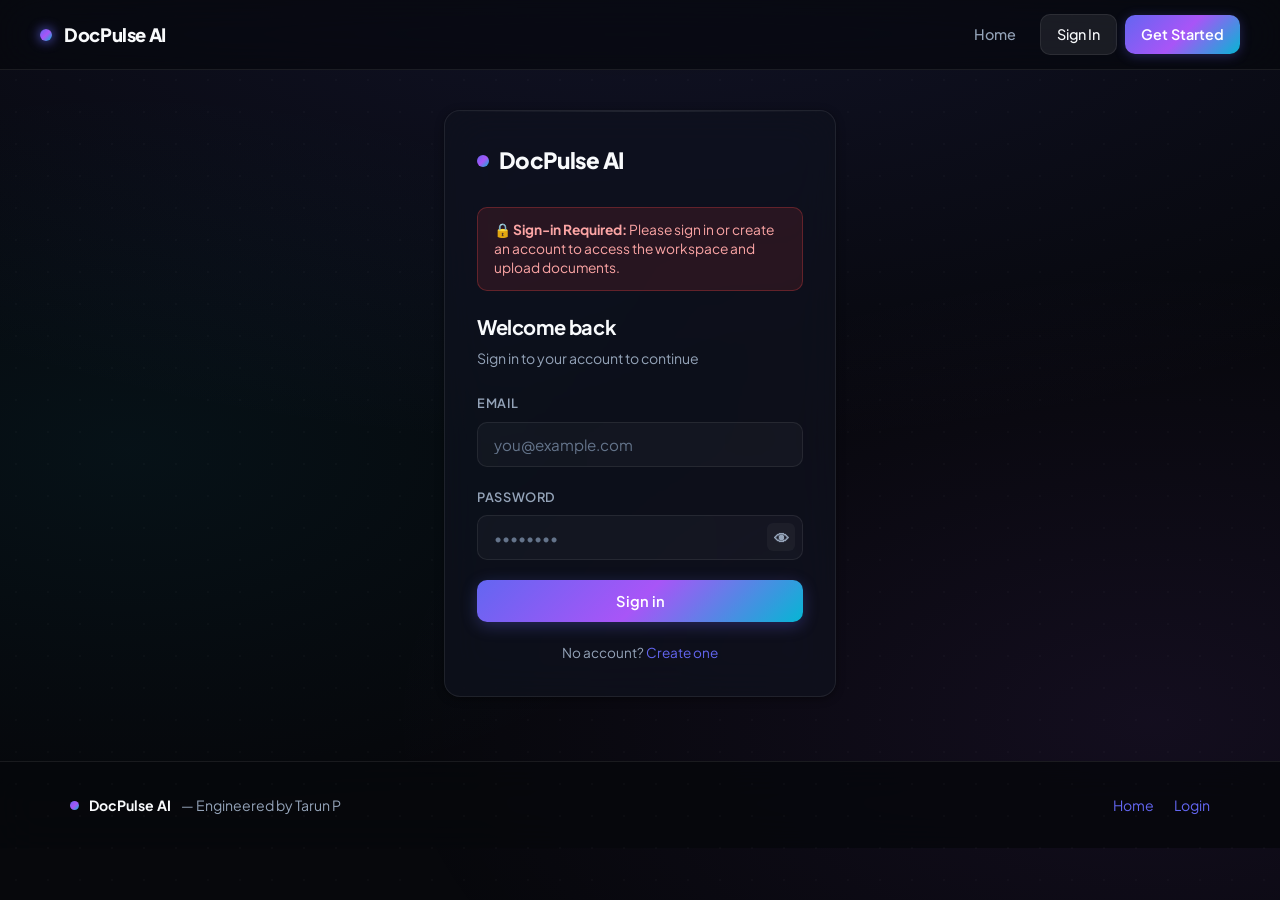
<file: frontend/dashboard.html>
<!DOCTYPE html>
<html lang="en">
<head>
<meta charset="UTF-8" />
<meta name="viewport" content="width=device-width, initial-scale=1.0" />
<meta name="description" content="DocPulse AI dashboard — analytics overview of your documents" />
<title>DocPulse AI · Dashboard</title>
<link rel="stylesheet" href="css/style.css?v=20260804" />
<style>
  /* ─── Guaranteed Overview Stat Grid & Profile Dropdown Styles ─── */
  .stat-grid {
    display: grid !important;
    grid-template-columns: repeat(auto-fit, minmax(210px, 1fr)) !important;
    gap: 16px !important;
    margin-top: 12px !important;
  }

  .stat-card {
    background: rgba(255, 255, 255, 0.03) !important;
    backdrop-filter: blur(12px) !important;
    -webkit-backdrop-filter: blur(12px) !important;
    border: 1px solid rgba(255, 255, 255, 0.1) !important;
    border-radius: 12px !important;
    padding: 20px 22px !important;
    display: flex !important;
    align-items: center !important;
    gap: 16px !important;
    transition: all 0.3s ease !important;
    position: relative !important;
    overflow: hidden !important;
  }

  .stat-card:hover {
    transform: translateY(-3px) !important;
    border-color: rgba(99, 102, 241, 0.4) !important;
    box-shadow: 0 10px 25px rgba(0, 0, 0, 0.3), 0 0 15px rgba(99, 102, 241, 0.15) !important;
    background: rgba(255, 255, 255, 0.05) !important;
  }

  .stat-card-icon {
    width: 46px !important;
    height: 46px !important;
    border-radius: 12px !important;
    display: flex !important;
    align-items: center !important;
    justify-content: center !important;
    flex-shrink: 0 !important;
  }

  .stat-card-icon.blue { background: rgba(99, 102, 241, 0.15) !important; border: 1px solid rgba(99, 102, 241, 0.3) !important; color: #818cf8 !important; }
  .stat-card-icon.green { background: rgba(16, 185, 129, 0.15) !important; border: 1px solid rgba(16, 185, 129, 0.3) !important; color: #34d399 !important; }
  .stat-card-icon.purple { background: rgba(168, 85, 247, 0.15) !important; border: 1px solid rgba(168, 85, 247, 0.3) !important; color: #c084fc !important; }
  .stat-card-icon.rose { background: rgba(244, 63, 94, 0.15) !important; border: 1px solid rgba(244, 63, 94, 0.3) !important; color: #fb7185 !important; }

  .stat-card-info {
    display: flex !important;
    flex-direction: column !important;
    gap: 2px !important;
  }

  .stat-card-num {
    font-size: 1.75rem !important;
    font-weight: 800 !important;
    color: #ffffff !important;
    line-height: 1.1 !important;
    letter-spacing: -0.02em !important;
  }

  .stat-card-label {
    font-size: 0.8rem !important;
    font-weight: 600 !important;
    color: #94a3b8 !important;
    text-transform: uppercase !important;
    letter-spacing: 0.04em !important;
  }

  /* Profile Dropdown Override */
  .profile-menu {
    width: 220px !important;
    padding: 8px !important;
    background: #0f121d !important;
    border: 1px solid rgba(255, 255, 255, 0.12) !important;
    border-radius: 12px !important;
    box-shadow: 0 10px 30px rgba(0,0,0,0.5) !important;
  }

  .profile-menu-header {
    padding: 10px 12px !important;
    border-bottom: 1px solid rgba(255,255,255,0.08) !important;
    margin-bottom: 4px !important;
  }

  .profile-menu-header .name {
    font-weight: 700 !important;
    font-size: 0.9rem !important;
    color: #ffffff !important;
  }

  .profile-menu-header .email {
    font-size: 0.76rem !important;
    color: #94a3b8 !important;
    overflow: hidden !important;
    text-overflow: ellipsis !important;
    white-space: nowrap !important;
    margin-top: 2px !important;
  }

  .profile-menu-divider {
    height: 1px !important;
    background: rgba(255,255,255,0.08) !important;
    margin: 4px 0 !important;
  }

  .profile-menu a, .profile-menu button {
    display: flex !important;
    align-items: center !important;
    gap: 10px !important;
    padding: 10px 12px !important;
    border-radius: 6px !important;
    color: #cbd5e1 !important;
    font-size: 0.88rem !important;
    font-weight: 500 !important;
    text-decoration: none !important;
    background: transparent !important;
    border: none !important;
    width: 100% !important;
    text-align: left !important;
    cursor: pointer !important;
    transition: all 0.2s ease !important;
  }

  .profile-menu a:hover, .profile-menu button:hover {
    background: rgba(255, 255, 255, 0.08) !important;
    color: #ffffff !important;
  }

  .profile-menu .logout-item {
    color: #f87171 !important;
  }

  .profile-menu .logout-item:hover {
    background: rgba(239, 68, 68, 0.15) !important;
    color: #fca5a5 !important;
  }
</style>
</head>
<body>
  <div class="topbar">
    <a href="index.html" class="brand"><div class="dot-logo"></div>DocPulse AI</a>
    <nav></nav>
  </div>

  <div class="container">
    <!-- Greeting -->
    <div class="card">
      <h1>Dashboard</h1>
      <p class="greeting" id="greeting"></p>
    </div>

    <!-- Stats -->
    <div class="card">
      <h2>Overview</h2>
      <div class="stat-grid" id="statGrid">
        <div class="page-loader" style="grid-column:1/-1;">
          <div class="spinner-ring"></div>
          Loading stats…
        </div>
      </div>
    </div>

    <!-- Status Breakdown -->
    <div class="card">
      <h2>By Status</h2>
      <div id="statusBreakdown" class="muted">
        <div class="page-loader"><div class="spinner-ring"></div></div>
      </div>
    </div>

    <!-- Type Breakdown -->
    <div class="card">
      <h2>By Document Type</h2>
      <div id="typeBreakdown" class="muted">
        <div class="page-loader"><div class="spinner-ring"></div></div>
      </div>
    </div>

    <!-- Recent Documents -->
    <div class="card">
      <h2>Recent Documents</h2>
      <div id="recentContent">
        <div class="page-loader"><div class="spinner-ring"></div>Loading…</div>
      </div>
    </div>
  <!-- Site Footer -->
  <footer class="site-footer">
    <div class="footer-inner">
      <div class="brand-signature">
        <div class="dot-logo"></div>
        <strong>DocPulse AI</strong> — Engineered by Tarun P
      </div>
      <div style="display:flex;gap:20px;">
        <a href="index.html">Home</a>
        <a href="upload.html">Workspace</a>
        <a href="dashboard.html">Dashboard</a>
      </div>
    </div>
  </footer>

  <script src="js/api.js?v=20260804"></script>
  <script>
    requireAuth();
    const logoutBtn = document.getElementById("logoutLink");
    if (logoutBtn) logoutBtn.addEventListener("click", confirmLogout);

    // Greeting
    const user = getUser();
    const hour = new Date().getHours();
    const greetWord = hour < 12 ? "Good morning" : hour < 18 ? "Good afternoon" : "Good evening";
    document.getElementById("greeting").innerHTML =
      `${greetWord}, <strong>${user ? user.name : "there"}</strong>. Here's your document overview.`;

    function buildProgressBar(count, total, color) {
      const pct = total > 0 ? (count / total * 100) : 0;
      return `
        <div style="display:flex;align-items:center;justify-content:space-between;margin-bottom:10px;">
          <span style="font-size:0.88rem;font-weight:500;text-transform:capitalize;">${color.label}</span>
          <span class="muted" style="font-size:0.82rem;">${count}</span>
        </div>
        <div class="progress-bar" style="margin-top:0;margin-bottom:16px;">
          <div class="fill" style="width:${pct}%;background:${color.bg};"></div>
        </div>
      `;
    }

    async function loadDashboard() {
      try {
        const d = await Api.dashboardSummary();

        // Stats
        const processed = d.by_status?.processed || 0;
        const failed = d.by_status?.failed || 0;
        document.getElementById("statGrid").innerHTML = `
          <div class="stat-card">
            <div class="stat-card-icon blue">
              <svg width="20" height="20" viewBox="0 0 24 24" fill="none" stroke="currentColor" stroke-width="2" stroke-linecap="round" stroke-linejoin="round"><path d="M14 2H6a2 2 0 0 0-2 2v16a2 2 0 0 0 2 2h12a2 2 0 0 0 2-2V8z"/><polyline points="14 2 14 8 20 8"/></svg>
            </div>
            <div class="stat-card-info">
              <div class="stat-card-num num">${d.total_documents}</div>
              <div class="stat-card-label">Total Documents</div>
            </div>
          </div>
          <div class="stat-card">
            <div class="stat-card-icon green">
              <svg width="20" height="20" viewBox="0 0 24 24" fill="none" stroke="currentColor" stroke-width="2" stroke-linecap="round" stroke-linejoin="round"><path d="M22 11.08V12a10 10 0 1 1-5.93-9.14"/><polyline points="22 4 12 14.01 9 11.01"/></svg>
            </div>
            <div class="stat-card-info">
              <div class="stat-card-num num">${processed}</div>
              <div class="stat-card-label">Processed</div>
            </div>
          </div>
          <div class="stat-card">
            <div class="stat-card-icon purple">
              <svg width="20" height="20" viewBox="0 0 24 24" fill="none" stroke="currentColor" stroke-width="2" stroke-linecap="round" stroke-linejoin="round"><path d="M21 15a2 2 0 0 1-2 2H7l-4 4V5a2 2 0 0 1 2-2h14a2 2 0 0 1 2 2z"/></svg>
            </div>
            <div class="stat-card-info">
              <div class="stat-card-num num">${d.total_chat_messages}</div>
              <div class="stat-card-label">Chat Messages</div>
            </div>
          </div>
          <div class="stat-card">
            <div class="stat-card-icon rose">
              <svg width="20" height="20" viewBox="0 0 24 24" fill="none" stroke="currentColor" stroke-width="2" stroke-linecap="round" stroke-linejoin="round"><circle cx="12" cy="12" r="10"/><line x1="12" y1="8" x2="12" y2="12"/><line x1="12" y1="16" x2="12.01" y2="16"/></svg>
            </div>
            <div class="stat-card-info">
              <div class="stat-card-num num">${failed}</div>
              <div class="stat-card-label">Failed</div>
            </div>
          </div>
        `;

        // Animate counters
        document.querySelectorAll('.stat-card .num').forEach(el => {
          const target = parseInt(el.textContent);
          if (isNaN(target) || target === 0) return;
          el.textContent = '0';
          let current = 0;
          const step = Math.max(1, Math.ceil(target / 30));
          const interval = setInterval(() => {
            current = Math.min(current + step, target);
            el.textContent = current;
            if (current >= target) clearInterval(interval);
          }, 30);
        });

        // Status breakdown with progress bars
        const statusColors = {
          processed:  { label: "Processed",  bg: "var(--gradient-brand)" },
          processing: { label: "Processing", bg: "linear-gradient(90deg, #f5c05a, #ffa06b)" },
          uploaded:   { label: "Uploaded",   bg: "var(--gradient-purple)" },
          failed:     { label: "Failed",     bg: "var(--gradient-warm)" },
        };
        const statusEntries = Object.entries(d.by_status || {});
        document.getElementById("statusBreakdown").innerHTML = statusEntries.length
          ? statusEntries.map(([k, v]) =>
              buildProgressBar(v, d.total_documents, statusColors[k] || { label: k, bg: "var(--gradient-brand)" })
            ).join("")
          : '<p class="muted">No data yet.</p>';

        // Type breakdown
        const typeEntries = Object.entries(d.by_type || {});
        const typeColors = {
          invoice: "var(--gradient-brand)", contract: "var(--gradient-purple)",
          resume: "linear-gradient(90deg,#5ee6c8,#6c8cff)", report: "linear-gradient(90deg,#f5c05a,#ff6b6b)",
          other: "linear-gradient(90deg,#8b95a5,#5a6374)",
        };
        document.getElementById("typeBreakdown").innerHTML = typeEntries.length
          ? typeEntries.map(([k, v]) =>
              buildProgressBar(v, d.total_documents, { label: k || "unknown", bg: typeColors[k] || typeColors.other })
            ).join("")
          : '<p class="muted">No data yet.</p>';

        // Recent documents
        const recentContainer = document.getElementById("recentContent");
        if (d.recent_documents && d.recent_documents.length) {
          recentContainer.innerHTML = `
            <table>
              <thead>
                <tr><th>Document</th><th>Type</th><th>Status</th><th></th></tr>
              </thead>
              <tbody>
                ${d.recent_documents.map(doc => `
                  <tr>
                    <td style="font-weight:500;">${doc.filename}</td>
                    <td><span class="badge">${doc.doc_type || "unknown"}</span></td>
                    <td><span class="badge ${doc.status}">${doc.status}</span></td>
                    <td><a href="chat.html?doc=${doc.id}" style="font-size:0.85rem;font-weight:500;">Chat →</a></td>
                  </tr>
                `).join("")}
              </tbody>
            </table>
          `;
        } else {
          recentContainer.innerHTML = `
            <div class="empty-state">
              <div class="icon">📊</div>
              <h3>No documents yet</h3>
              <p>Upload some documents to see analytics here.</p>
            </div>
          `;
        }
      } catch (e) {
        document.getElementById("statGrid").innerHTML = `<p class="error">${e.message}</p>`;
      }
    }

    loadDashboard();
  </script>
</body>
</html>
</file>
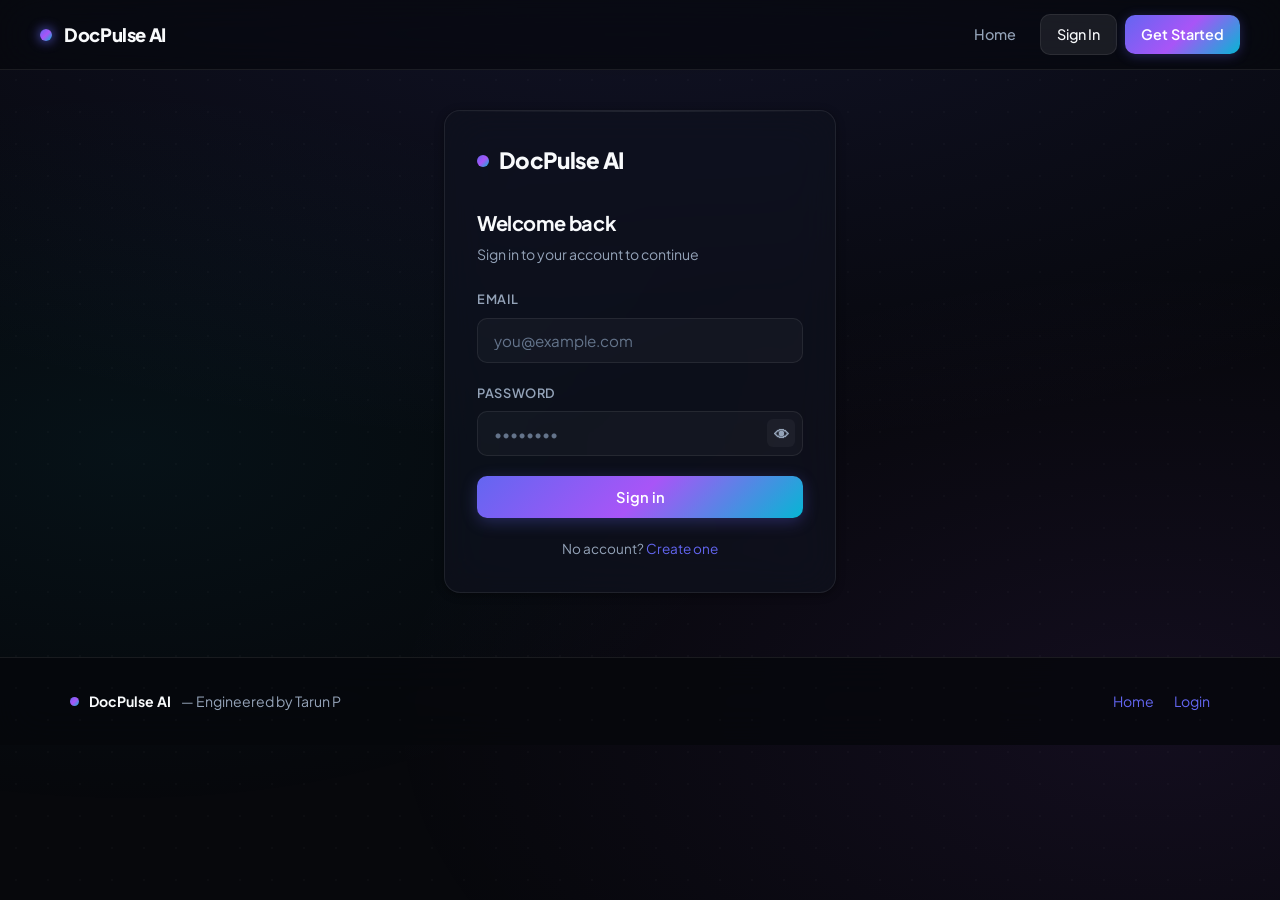
<file: frontend/login.html>
<!DOCTYPE html>
<html lang="en">
<head>
<meta charset="UTF-8" />
<meta name="viewport" content="width=device-width, initial-scale=1.0" />
<meta name="description" content="Sign in to DocPulse AI — your intelligent document understanding platform" />
<title>DocPulse AI · Sign in</title>
<link rel="stylesheet" href="css/style.css?v=20260804" />
</head>
<body>
  <div class="topbar">
    <a href="index.html" class="brand"><div class="dot-logo"></div>DocPulse AI</a>
    <nav></nav>
  </div>

  <div class="container" style="max-width: 440px; padding-top: 40px;">
    <div class="card">
      <div class="brand" style="display:flex;align-items:center;gap:10px;margin-bottom:28px;">
        <div class="dot" style="width:12px;height:12px;border-radius:50%;background:var(--gradient-brand);box-shadow:0 0 10px var(--accent-glow);"></div>
        <h1 style="margin:0;font-size:1.4rem;">DocPulse AI</h1>
      </div>

      <!-- Auth Required Notice Banner -->
      <div id="authNoticeBanner" style="display:none;margin-bottom:20px;padding:12px 16px;background:rgba(239, 68, 68, 0.12);border:1px solid rgba(239, 68, 68, 0.3);border-radius:var(--radius-sm);color:#fca5a5;font-size:0.86rem;line-height:1.4;"></div>

      <!-- Login Form -->
      <div id="loginForm">
        <h2 style="margin-bottom:4px;">Welcome back</h2>
        <p class="muted" style="margin-bottom:24px;font-size:0.88rem;">Sign in to your account to continue</p>
        <div class="error" id="loginError"></div>
        <label for="loginEmail">Email</label>
        <input type="email" id="loginEmail" placeholder="you@example.com" autocomplete="email" />
        <label for="loginPassword">Password</label>
        <div style="position:relative;">
          <input type="password" id="loginPassword" placeholder="••••••••" autocomplete="current-password" />
          <button type="button" class="btn-icon" onclick="togglePasswordVisibility('loginPassword', this)" style="position:absolute;right:8px;top:8px;border:none;width:28px;height:28px;" aria-label="Toggle password visibility">👁</button>
        </div>
        <button id="loginBtn" onclick="doLogin()" style="width:100%;">
          <span class="spinner"></span>
          Sign in
        </button>
        <p class="muted" style="margin-top:20px;text-align:center;font-size:0.85rem;">
          No account? <a href="#" onclick="toggleForm(event)">Create one</a>
        </p>
      </div>

      <!-- Register Form -->
      <div id="registerForm" style="display:none;">
        <h2 style="margin-bottom:4px;">Create account</h2>
        <p class="muted" style="margin-bottom:24px;font-size:0.88rem;">Get started with DocPulse AI</p>
        <div class="error" id="registerError"></div>
        <label for="regName">Full name</label>
        <input type="text" id="regName" placeholder="Ada Lovelace" autocomplete="name" />
        <label for="regEmail">Email</label>
        <input type="email" id="regEmail" placeholder="you@example.com" autocomplete="email" />
        <label for="regPassword">Password</label>
        <div style="position:relative;">
          <input type="password" id="regPassword" placeholder="Min. 6 characters" autocomplete="new-password" />
          <button type="button" class="btn-icon" onclick="togglePasswordVisibility('regPassword', this)" style="position:absolute;right:8px;top:8px;border:none;width:28px;height:28px;" aria-label="Toggle password visibility">👁</button>
        </div>
        <button id="registerBtn" onclick="doRegister()" style="width:100%;">
          <span class="spinner"></span>
          Create account
        </button>
        <p class="muted" style="margin-top:20px;text-align:center;font-size:0.85rem;">
          Already have an account? <a href="#" onclick="toggleForm(event)">Sign in</a>
        </p>
      </div>
    </div>
  </div>

  <!-- Site Footer -->
  <footer class="site-footer">
    <div class="footer-inner">
      <div class="brand-signature">
        <div class="dot-logo"></div>
        <strong>DocPulse AI</strong> — Engineered by Tarun P
      </div>
      <div style="display:flex;gap:20px;">
        <a href="index.html">Home</a>
        <a href="login.html">Login</a>
      </div>
    </div>
  </footer>

  <script src="js/api.js?v=20260804"></script>
  <script>
    function toggleForm(e) {
      e && e.preventDefault();
      const l = document.getElementById("loginForm");
      const r = document.getElementById("registerForm");
      l.style.display = l.style.display === "none" ? "block" : "none";
      r.style.display = r.style.display === "none" ? "block" : "none";
    }

    function togglePasswordVisibility(inputId, btn) {
      const input = document.getElementById(inputId);
      if (input.type === "password") {
        input.type = "text";
        btn.textContent = "🙈";
      } else {
        input.type = "password";
        btn.textContent = "👁";
      }
    }

    function setLoading(btnId, loading) {
      const btn = document.getElementById(btnId);
      if (loading) btn.classList.add("loading");
      else btn.classList.remove("loading");
    }

    const urlParams = new URLSearchParams(window.location.search);
    const reason = urlParams.get("reason");
    const targetRedirect = urlParams.get("redirect") || "upload.html";

    if (reason === "auth_required") {
      const banner = document.getElementById("authNoticeBanner");
      banner.innerHTML = "🔒 <strong>Sign-in Required:</strong> Please sign in or create an account to access the workspace and upload documents.";
      banner.style.display = "block";
    }

    // Redirect if already logged in
    if (getToken()) {
      window.location.href = targetRedirect;
    }

    function getRedirectDestination() {
      return targetRedirect && targetRedirect !== "login.html" ? targetRedirect : "upload.html";
    }

    async function doLogin() {
      const email = document.getElementById("loginEmail").value.trim();
      const password = document.getElementById("loginPassword").value;
      const errBox = document.getElementById("loginError");
      errBox.textContent = "";
      if (!email || !password) { errBox.textContent = "Please fill in all fields."; return; }
      setLoading("loginBtn", true);
      try {
        const { token, user } = await Api.login(email, password);
        setSession(token, user);
        window.location.href = getRedirectDestination();
      } catch (e) {
        errBox.textContent = e.message;
      } finally {
        setLoading("loginBtn", false);
      }
    }

    async function doRegister() {
      const name = document.getElementById("regName").value.trim();
      const email = document.getElementById("regEmail").value.trim();
      const password = document.getElementById("regPassword").value;
      const errBox = document.getElementById("registerError");
      errBox.textContent = "";
      if (!name || !email || !password) { errBox.textContent = "Please fill in all fields."; return; }
      setLoading("registerBtn", true);
      try {
        const { token, user } = await Api.register(name, email, password);
        setSession(token, user);
        window.location.href = getRedirectDestination();
      } catch (e) {
        errBox.textContent = e.message;
      } finally {
        setLoading("registerBtn", false);
      }
    }

    // Allow Enter key submission
    document.getElementById("loginPassword").addEventListener("keydown", (e) => {
      if (e.key === "Enter") doLogin();
    });
    document.getElementById("regPassword").addEventListener("keydown", (e) => {
      if (e.key === "Enter") doRegister();
    });
  </script>
</body>
</html>
</file>
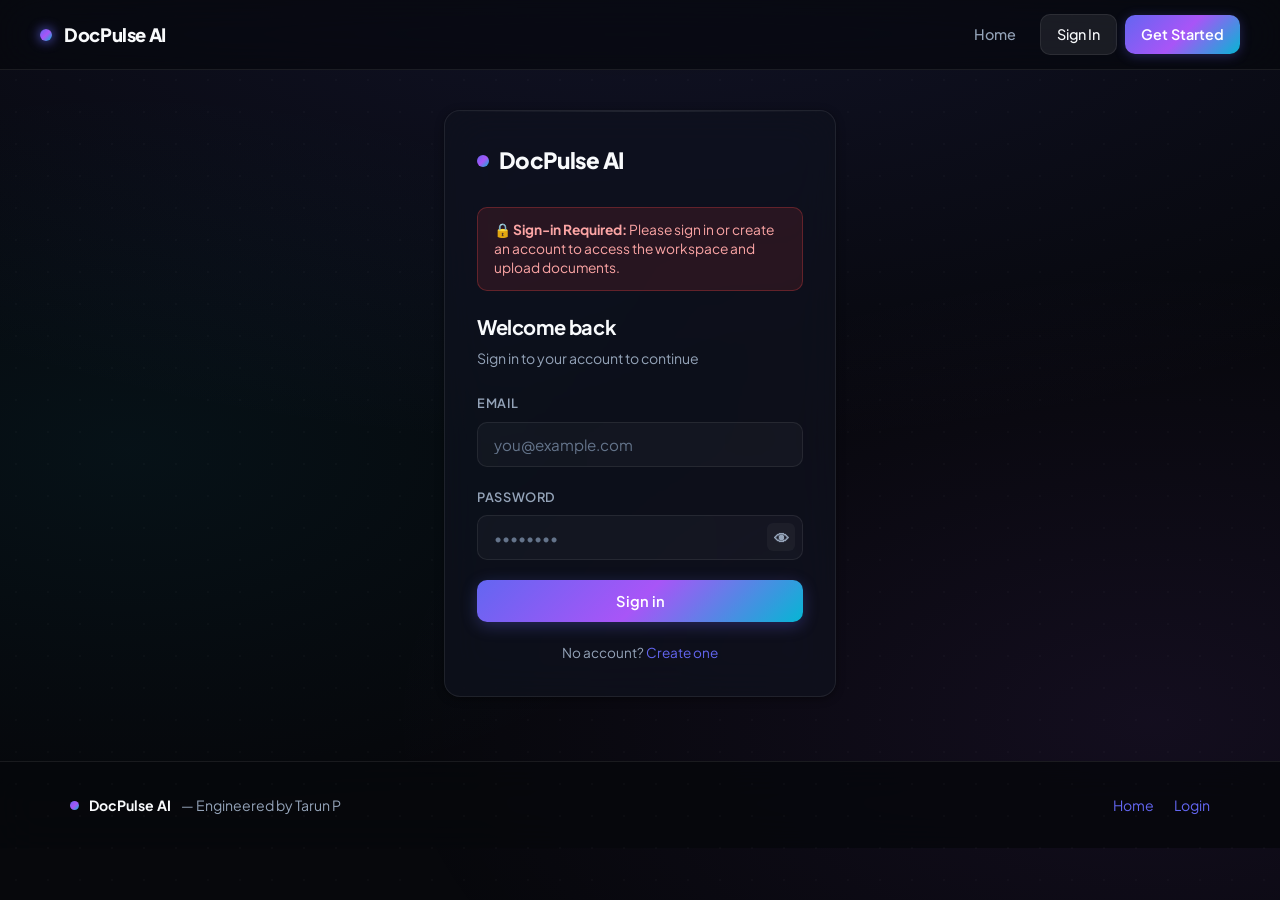
<file: frontend/upload.html>
<!DOCTYPE html>
<html lang="en">
<head>
<meta charset="UTF-8" />
<meta name="viewport" content="width=device-width, initial-scale=1.0" />
<meta name="description" content="Upload and manage your documents in DocPulse AI" />
<title>DocPulse AI · Workspace</title>
<link rel="stylesheet" href="css/style.css?v=20260804" />
<style>
  /* ─── Upload Page Specific Styles ─── */

  /* SVG icon helper */
  .icon-svg { width: 20px; height: 20px; stroke: currentColor; fill: none; stroke-width: 2; stroke-linecap: round; stroke-linejoin: round; flex-shrink: 0; }
  .icon-svg.sm { width: 16px; height: 16px; }
  .icon-svg.lg { width: 28px; height: 28px; }
  .icon-svg.xl { width: 40px; height: 40px; }

  /* Upload section two-column layout */
  .upload-layout {
    display: grid;
    grid-template-columns: 1.3fr 1fr;
    gap: 24px;
    align-items: stretch;
  }
  @media (max-width: 900px) {
    .upload-layout { grid-template-columns: 1fr; }
  }

  /* Upload card left side */
  .upload-card-main {
    background: var(--panel);
    backdrop-filter: blur(20px) saturate(180%);
    border: 1px solid var(--border);
    border-radius: var(--radius-md);
    padding: 32px;
    position: relative;
    overflow: hidden;
  }
  .upload-card-main::before {
    content: '';
    position: absolute;
    top: 0; left: 0; right: 0;
    height: 1px;
    background: linear-gradient(90deg, transparent, rgba(255,255,255,0.15), transparent);
    opacity: 0.6;
  }

  /* Dropzone redesign */
  .upload-dropzone {
    display: flex;
    flex-direction: column;
    align-items: center;
    justify-content: center;
    padding: 48px 32px;
    border: 2px dashed rgba(255, 255, 255, 0.12);
    border-radius: var(--radius-md);
    background: linear-gradient(135deg, rgba(99, 102, 241, 0.03) 0%, rgba(6, 182, 212, 0.02) 100%);
    cursor: pointer;
    transition: all 0.35s var(--ease-spring);
    text-align: center;
    position: relative;
  }
  .upload-dropzone:hover {
    border-color: rgba(99, 102, 241, 0.4);
    background: linear-gradient(135deg, rgba(99, 102, 241, 0.06) 0%, rgba(6, 182, 212, 0.04) 100%);
    box-shadow: 0 0 40px rgba(99, 102, 241, 0.1), inset 0 0 40px rgba(99, 102, 241, 0.03);
  }
  .upload-dropzone.drag-over {
    border-color: var(--accent-cyan);
    background: rgba(6, 182, 212, 0.06);
    box-shadow: 0 0 50px rgba(6, 182, 212, 0.2);
    transform: scale(1.01);
  }

  .upload-icon-wrap {
    width: 72px;
    height: 72px;
    border-radius: 20px;
    background: rgba(99, 102, 241, 0.1);
    border: 1px solid rgba(99, 102, 241, 0.2);
    display: flex;
    align-items: center;
    justify-content: center;
    margin-bottom: 20px;
    transition: all 0.35s var(--ease-spring);
  }
  .upload-icon-wrap svg {
    width: 32px; height: 32px;
    stroke: var(--accent-indigo);
    transition: transform 0.35s var(--ease-spring);
  }
  .upload-dropzone:hover .upload-icon-wrap {
    background: rgba(99, 102, 241, 0.18);
    border-color: rgba(99, 102, 241, 0.4);
    box-shadow: 0 0 24px rgba(99, 102, 241, 0.2);
  }
  .upload-dropzone:hover .upload-icon-wrap svg {
    transform: translateY(-3px);
  }
  .upload-dropzone.drag-over .upload-icon-wrap {
    background: rgba(6, 182, 212, 0.18);
    border-color: rgba(6, 182, 212, 0.4);
    box-shadow: 0 0 24px rgba(6, 182, 212, 0.25);
  }
  .upload-dropzone.drag-over .upload-icon-wrap svg {
    stroke: var(--accent-cyan);
    transform: translateY(-5px) scale(1.05);
  }

  .upload-dropzone .dz-title {
    font-size: 1rem;
    font-weight: 600;
    color: var(--text-primary);
    margin-bottom: 6px;
  }
  .upload-dropzone .dz-title .browse-link {
    color: var(--accent-indigo);
    text-decoration: underline;
    text-underline-offset: 3px;
    text-decoration-color: rgba(99, 102, 241, 0.4);
  }
  .upload-dropzone .dz-sub {
    font-size: 0.84rem;
    color: var(--text-muted);
    margin-bottom: 20px;
    max-width: 400px;
    line-height: 1.55;
  }

  .format-tags {
    display: flex;
    flex-wrap: wrap;
    justify-content: center;
    gap: 6px;
  }
  .format-tag {
    padding: 3px 10px;
    font-size: 0.68rem;
    font-weight: 700;
    text-transform: uppercase;
    letter-spacing: 0.06em;
    color: var(--text-muted);
    background: rgba(255, 255, 255, 0.04);
    border: 1px solid rgba(255, 255, 255, 0.08);
    border-radius: 999px;
  }

  /* File selected preview */
  .selected-file-bar {
    display: flex;
    align-items: center;
    gap: 14px;
    padding: 14px 16px;
    background: rgba(255, 255, 255, 0.035);
    border: 1px solid var(--border);
    border-radius: var(--radius-sm);
    margin-top: 16px;
    animation: scaleIn 0.25s var(--ease-spring);
  }
  .selected-file-bar .sf-icon {
    width: 40px; height: 40px;
    border-radius: 10px;
    background: rgba(99, 102, 241, 0.08);
    border: 1px solid rgba(99, 102, 241, 0.15);
    display: flex;
    align-items: center;
    justify-content: center;
    flex-shrink: 0;
  }
  .selected-file-bar .sf-icon svg {
    width: 18px; height: 18px;
    stroke: var(--accent-indigo);
  }
  .selected-file-bar .sf-details {
    flex: 1;
    min-width: 0;
  }
  .selected-file-bar .sf-name {
    font-size: 0.88rem;
    font-weight: 600;
    color: var(--text-primary);
    white-space: nowrap;
    overflow: hidden;
    text-overflow: ellipsis;
  }
  .selected-file-bar .sf-size {
    font-size: 0.76rem;
    color: var(--text-muted);
    margin-top: 1px;
  }
  .selected-file-bar .sf-remove {
    width: 28px; height: 28px;
    border-radius: 6px;
    border: none;
    background: transparent;
    color: var(--text-muted);
    cursor: pointer;
    display: flex;
    align-items: center;
    justify-content: center;
    padding: 0;
    box-shadow: none;
    transition: all 0.15s ease;
  }
  .selected-file-bar .sf-remove:hover {
    background: rgba(244, 63, 94, 0.12);
    color: var(--accent-rose);
    transform: none;
    box-shadow: none;
  }

  /* Upload status box */
  .upload-status-box {
    margin-top: 16px;
    padding: 16px;
    border-radius: var(--radius-sm);
    animation: scaleIn 0.25s var(--ease-spring);
  }
  .upload-status-box.uploading {
    background: rgba(99, 102, 241, 0.06);
    border: 1px solid rgba(99, 102, 241, 0.2);
  }
  .upload-status-box.success {
    background: rgba(16, 185, 129, 0.06);
    border: 1px solid rgba(16, 185, 129, 0.2);
  }
  .upload-status-row {
    display: flex;
    align-items: center;
    gap: 10px;
    margin-bottom: 10px;
  }
  .upload-status-row .status-text {
    font-size: 0.88rem;
    font-weight: 600;
  }
  .upload-status-row .status-sub {
    font-size: 0.78rem;
    color: var(--text-muted);
    margin-top: 4px;
  }

  /* Info sidebar card */
  .info-sidebar {
    display: flex;
    flex-direction: column;
    gap: 24px;
    height: 100%;
  }
  .info-card {
    background: var(--panel);
    backdrop-filter: blur(20px) saturate(180%);
    border: 1px solid var(--border);
    border-radius: var(--radius-md);
    padding: 32px;
    position: relative;
    overflow: hidden;
    flex: 1;
    display: flex;
    flex-direction: column;
  }
  .info-card::before {
    content: '';
    position: absolute;
    top: 0; left: 0; right: 0;
    height: 1px;
    background: linear-gradient(90deg, transparent, rgba(255,255,255,0.12), transparent);
    opacity: 0.6;
  }
  .info-card h3 {
    font-size: 0.92rem;
    font-weight: 700;
    color: var(--text-primary);
    margin-bottom: 16px;
    display: flex;
    align-items: center;
    gap: 8px;
  }
  .info-card h3 svg { stroke: var(--accent-indigo); }

  .pipeline-steps {
    display: flex;
    flex-direction: column;
    gap: 0;
    flex: 1;
    justify-content: space-between;
  }
  .pipeline-step {
    display: flex;
    align-items: flex-start;
    gap: 14px;
    position: relative;
    padding-bottom: 28px;
  }
  .pipeline-step:last-child { padding-bottom: 0; }
  .pipeline-step::before {
    content: '';
    position: absolute;
    left: 14px;
    top: 32px;
    bottom: 0;
    width: 1px;
    background: var(--border);
  }
  .pipeline-step:last-child::before { display: none; }

  .step-dot {
    width: 28px; height: 28px;
    border-radius: 50%;
    background: rgba(99, 102, 241, 0.1);
    border: 1px solid rgba(99, 102, 241, 0.25);
    display: flex;
    align-items: center;
    justify-content: center;
    flex-shrink: 0;
    font-size: 0.72rem;
    font-weight: 800;
    color: var(--accent-indigo);
    z-index: 1;
  }
  .step-content .step-title {
    font-size: 0.9rem;
    font-weight: 600;
    color: var(--text-primary);
    margin-bottom: 4px;
  }
  .step-content .step-desc {
    font-size: 0.82rem;
    color: var(--text-muted);
    line-height: 1.6;
  }



  /* ─── Document List Section ─── */
  .doc-section-header {
    display: flex;
    align-items: center;
    justify-content: space-between;
    gap: 16px;
    margin-bottom: 20px;
    flex-wrap: wrap;
  }
  .doc-section-header .dsh-left {
    display: flex;
    align-items: center;
    gap: 12px;
  }
  .doc-section-header h2 {
    margin: 0;
    font-size: 1.15rem;
  }
  .doc-count-chip {
    padding: 3px 10px;
    border-radius: 999px;
    font-size: 0.72rem;
    font-weight: 700;
    color: var(--text-secondary);
    background: rgba(255, 255, 255, 0.04);
    border: 1px solid var(--border);
  }

  .doc-section-header .dsh-right {
    display: flex;
    align-items: center;
    gap: 8px;
  }
  .search-input-wrap {
    position: relative;
  }
  .search-input-wrap svg {
    position: absolute;
    left: 12px;
    top: 50%;
    transform: translateY(-50%);
    width: 15px; height: 15px;
    stroke: var(--text-muted);
    pointer-events: none;
  }
  .search-input-wrap input {
    padding: 9px 14px 9px 36px;
    border: 1px solid var(--border);
    border-radius: var(--radius-sm);
    background: rgba(255, 255, 255, 0.03);
    color: var(--text-primary);
    font-size: 0.84rem;
    width: 220px;
    margin: 0;
    transition: all 0.15s ease;
  }
  .search-input-wrap input:focus {
    border-color: var(--accent-indigo);
    width: 280px;
    box-shadow: 0 0 0 3px rgba(99, 102, 241, 0.1);
  }

  .refresh-btn {
    width: 36px; height: 36px;
    padding: 0;
    border-radius: var(--radius-xs);
    background: rgba(255, 255, 255, 0.04);
    border: 1px solid var(--border);
    color: var(--text-secondary);
    display: flex;
    align-items: center;
    justify-content: center;
    cursor: pointer;
    box-shadow: none;
    transition: all 0.15s ease;
  }
  .refresh-btn:hover {
    background: rgba(255, 255, 255, 0.08);
    border-color: var(--border-hover);
    color: var(--text-primary);
    transform: none;
    box-shadow: none;
  }
  .refresh-btn svg { width: 16px; height: 16px; stroke: currentColor; }

  /* Document cards list */
  .doc-cards-list {
    display: flex;
    flex-direction: column;
    gap: 8px;
  }

  .doc-card-row {
    display: grid;
    grid-template-columns: 1fr auto auto auto;
    align-items: center;
    gap: 16px;
    padding: 16px 20px;
    background: rgba(255, 255, 255, 0.02);
    border: 1px solid var(--border);
    border-radius: var(--radius-sm);
    transition: all 0.2s ease;
  }
  .doc-card-row:hover {
    background: rgba(255, 255, 255, 0.04);
    border-color: var(--border-hover);
  }

  .doc-card-row .dcr-file {
    display: flex;
    align-items: center;
    gap: 14px;
    min-width: 0;
  }
  .dcr-file-icon {
    width: 40px; height: 40px;
    border-radius: 10px;
    display: flex;
    align-items: center;
    justify-content: center;
    flex-shrink: 0;
    font-size: 0.72rem;
    font-weight: 800;
    letter-spacing: 0.03em;
    text-transform: uppercase;
  }
  .dcr-file-icon.pdf  { background: rgba(239, 68, 68, 0.1); color: #f87171; border: 1px solid rgba(239, 68, 68, 0.2); }
  .dcr-file-icon.docx { background: rgba(59, 130, 246, 0.1); color: #60a5fa; border: 1px solid rgba(59, 130, 246, 0.2); }
  .dcr-file-icon.txt  { background: rgba(148, 163, 184, 0.1); color: #94a3b8; border: 1px solid rgba(148, 163, 184, 0.2); }
  .dcr-file-icon.img  { background: rgba(168, 85, 247, 0.1); color: #c084fc; border: 1px solid rgba(168, 85, 247, 0.2); }

  .dcr-file-info { min-width: 0; }
  .dcr-file-name {
    font-size: 0.9rem;
    font-weight: 600;
    color: var(--text-primary);
    white-space: nowrap;
    overflow: hidden;
    text-overflow: ellipsis;
    margin-bottom: 2px;
  }
  .dcr-file-meta {
    display: flex;
    align-items: center;
    gap: 8px;
    font-size: 0.76rem;
    color: var(--text-muted);
  }
  .dcr-file-meta .sep {
    width: 3px; height: 3px;
    border-radius: 50%;
    background: var(--text-muted);
    opacity: 0.5;
  }

  .doc-card-row .dcr-status { min-width: 100px; }

  .doc-card-row .dcr-actions {
    display: flex;
    align-items: center;
    gap: 4px;
  }
  .action-btn {
    width: 32px; height: 32px;
    padding: 0;
    border-radius: 8px;
    background: transparent;
    border: 1px solid transparent;
    color: var(--text-muted);
    cursor: pointer;
    display: flex;
    align-items: center;
    justify-content: center;
    box-shadow: none;
    transition: all 0.15s ease;
  }
  .action-btn svg {
    width: 15px; height: 15px;
    stroke: currentColor;
  }
  .action-btn:hover {
    background: rgba(255, 255, 255, 0.06);
    border-color: var(--border);
    color: var(--text-primary);
    transform: none;
    box-shadow: none;
  }
  .action-btn.danger:hover {
    background: rgba(244, 63, 94, 0.1);
    border-color: rgba(244, 63, 94, 0.2);
    color: var(--accent-rose);
  }

  .chat-link {
    display: inline-flex;
    align-items: center;
    gap: 6px;
    padding: 6px 14px;
    font-size: 0.8rem;
    font-weight: 600;
    color: var(--accent-indigo);
    background: rgba(99, 102, 241, 0.08);
    border: 1px solid rgba(99, 102, 241, 0.2);
    border-radius: var(--radius-xs);
    text-decoration: none;
    transition: all 0.15s ease;
    white-space: nowrap;
  }
  .chat-link:hover {
    background: rgba(99, 102, 241, 0.14);
    border-color: rgba(99, 102, 241, 0.35);
    color: #a5b4fc;
    opacity: 1;
  }
  .chat-link svg { width: 13px; height: 13px; stroke: currentColor; }

  /* Empty state */
  .empty-block {
    padding: 56px 24px;
    text-align: center;
    border: 1px dashed var(--border);
    border-radius: var(--radius-md);
  }
  .empty-block .eb-icon {
    width: 56px; height: 56px;
    border-radius: 16px;
    background: rgba(99, 102, 241, 0.08);
    border: 1px solid rgba(99, 102, 241, 0.15);
    display: flex;
    align-items: center;
    justify-content: center;
    margin: 0 auto 16px;
  }
  .empty-block .eb-icon svg { width: 24px; height: 24px; stroke: var(--accent-indigo); }
  .empty-block h3 {
    font-size: 1rem;
    font-weight: 600;
    margin-bottom: 6px;
    color: var(--text-primary);
  }
  .empty-block p {
    font-size: 0.84rem;
    color: var(--text-muted);
    max-width: 360px;
    margin: 0 auto;
    line-height: 1.55;
  }

  @media (max-width: 700px) {
    .doc-card-row { grid-template-columns: 1fr; gap: 12px; }
    .doc-section-header { flex-direction: column; align-items: flex-start; }
    .search-input-wrap input { width: 100%; }
    .search-input-wrap input:focus { width: 100%; }
  }
</style>
</head>
<body>
  <div class="topbar">
    <a href="index.html" class="brand"><div class="dot-logo"></div>DocPulse AI</a>
    <nav></nav>
  </div>

  <div class="container">

    <!-- Upload Area: Two-column layout -->
    <div class="upload-layout">

      <!-- Left: Main Upload Card -->
      <div class="upload-card-main">
        <h1 style="font-size:1.4rem;margin-bottom:6px;">Upload Document</h1>
        <p class="muted" style="font-size:0.86rem;margin-bottom:24px;">
          Drop a file to extract text, analyze structure, and enable AI chat.
        </p>

        <div class="upload-dropzone" id="dropzone">
          <div class="upload-icon-wrap">
            <svg fill="none" viewBox="0 0 24 24" stroke-width="1.5">
              <path d="M3 16.5v2.25A2.25 2.25 0 0 0 5.25 21h13.5A2.25 2.25 0 0 0 21 18.75V16.5m-13.5-9L12 3m0 0 4.5 4.5M12 3v13" />
            </svg>
          </div>
          <div class="dz-title">
            Drag & drop your file here, or <span class="browse-link">browse</span>
          </div>
          <div class="dz-sub">
            Your document will be automatically processed with OCR, AI analysis, and vector search indexing. Max 25 MB per file.
          </div>
          <div class="format-tags">
            <span class="format-tag">PDF</span>
            <span class="format-tag">DOCX</span>
            <span class="format-tag">TXT</span>
            <span class="format-tag">PNG</span>
            <span class="format-tag">JPG</span>
            <span class="format-tag">TIFF</span>
            <span class="format-tag">BMP</span>
          </div>
          <input type="file" id="fileInput" style="display:none" accept=".pdf,.png,.jpg,.jpeg,.tiff,.bmp,.docx,.txt" />
        </div>

        <div id="filePreview"></div>
        <div id="uploadError" class="error" style="margin-top:12px;"></div>
        <div id="uploadStatus"></div>
      </div>

      <!-- Right: Info Sidebar -->
      <div class="info-sidebar">

        <!-- Pipeline Steps -->
        <div class="info-card">
          <h3>
            <svg class="icon-svg sm" fill="none" viewBox="0 0 24 24" stroke-width="2"><path d="M9.813 15.904 9 18.75l-.813-2.846a4.5 4.5 0 0 0-3.09-3.09L2.25 12l2.846-.813a4.5 4.5 0 0 0 3.09-3.09L9 5.25l.813 2.846a4.5 4.5 0 0 0 3.09 3.09L15.75 12l-2.846.813a4.5 4.5 0 0 0-3.09 3.09ZM18.259 8.715 18 9.75l-.259-1.035a3.375 3.375 0 0 0-2.455-2.456L14.25 6l1.036-.259a3.375 3.375 0 0 0 2.455-2.456L18 2.25l.259 1.035a3.375 3.375 0 0 0 2.455 2.456L21.75 6l-1.036.259a3.375 3.375 0 0 0-2.455 2.456Z" /></svg>
            How it works
          </h3>
          <div class="pipeline-steps">
            <div class="pipeline-step">
              <div class="step-dot">1</div>
              <div class="step-content">
                <div class="step-title">Text Extraction</div>
                <div class="step-desc">PyPDF digital layer parsing, PyTesseract OCR for scanned images, python-docx for Word files</div>
              </div>
            </div>
            <div class="pipeline-step">
              <div class="step-dot">2</div>
              <div class="step-content">
                <div class="step-title">Layout & Entity Analysis</div>
                <div class="step-desc">LayoutLMv3 spatial parsing with named entity extraction for dates, amounts, organizations</div>
              </div>
            </div>
            <div class="pipeline-step">
              <div class="step-dot">3</div>
              <div class="step-content">
                <div class="step-title">Gemini AI Reasoning</div>
                <div class="step-desc">Executive summary, compliance risk audit, action items, and document classification</div>
              </div>
            </div>
            <div class="pipeline-step">
              <div class="step-dot">4</div>
              <div class="step-content">
                <div class="step-title">Vector RAG Indexing</div>
                <div class="step-desc">384-dim dense embeddings via MiniLM-L6-v2 for context-grounded Q&A chat</div>
              </div>
            </div>
          </div>
        </div>


      </div>
    </div>

    <!-- Documents Section -->
    <div class="card" style="margin-top:24px;">
      <div class="doc-section-header">
        <div class="dsh-left">
          <h2>Your Documents</h2>
          <span class="doc-count-chip" id="docCountChip">0</span>
        </div>
        <div class="dsh-right">
          <div class="search-input-wrap">
            <svg fill="none" viewBox="0 0 24 24" stroke-width="2"><circle cx="11" cy="11" r="8"/><path d="m21 21-4.3-4.3"/></svg>
            <input type="text" id="docSearchInput" placeholder="Search documents..." />
          </div>
          <button class="refresh-btn" id="refreshBtn" title="Refresh">
            <svg fill="none" viewBox="0 0 24 24" stroke-width="2"><path d="M16.023 9.348h4.992v-.001M2.985 19.644v-4.992m0 0h4.992m-4.993 0 3.181 3.183a8.25 8.25 0 0 0 13.803-3.7M4.031 9.865a8.25 8.25 0 0 1 13.803-3.7l3.181 3.182" /></svg>
          </button>
        </div>
      </div>

      <div id="docContent">
        <div class="page-loader">
          <div class="spinner-ring"></div>
          <span>Loading documents…</span>
        </div>
      </div>
    </div>
  </div>

  <!-- Footer -->
  <footer class="site-footer">
    <div class="footer-inner">
      <div class="brand-signature">
        <div class="dot-logo"></div>
        <strong>DocPulse AI</strong> — Engineered by Tarun P
      </div>
      <div style="display:flex;gap:20px;">
        <a href="index.html">Home</a>
        <a href="upload.html">Workspace</a>
        <a href="dashboard.html">Dashboard</a>
      </div>
    </div>
  </footer>

  <script src="js/api.js?v=20260804"></script>
  <script>
    requireAuth();

    const dropzone = document.getElementById("dropzone");
    const fileInput = document.getElementById("fileInput");
    const searchInput = document.getElementById("docSearchInput");
    const refreshBtn = document.getElementById("refreshBtn");

    let allDocsCache = [];
    let pollTimer = null;

    // ─── Dropzone Events ───
    dropzone.addEventListener("click", (e) => {
      if (!requireAuth()) {
        e.preventDefault();
        e.stopPropagation();
        return;
      }
      if (e.target.closest(".selected-file-bar")) return;
      fileInput.value = "";
      fileInput.click();
    });

    fileInput.addEventListener("click", (e) => {
      if (!requireAuth()) {
        e.preventDefault();
      }
    });

    dropzone.addEventListener("dragover", (e) => {
      e.preventDefault();
      e.stopPropagation();
      if (!requireAuth()) return;
      dropzone.classList.add("drag-over");
    });

    dropzone.addEventListener("dragleave", (e) => {
      e.preventDefault();
      e.stopPropagation();
      dropzone.classList.remove("drag-over");
    });

    dropzone.addEventListener("drop", (e) => {
      e.preventDefault();
      e.stopPropagation();
      dropzone.classList.remove("drag-over");
      if (!requireAuth()) return;
      if (e.dataTransfer.files && e.dataTransfer.files.length > 0) {
        showFilePreview(e.dataTransfer.files[0]);
        handleUpload(e.dataTransfer.files[0]);
      }
    });

    fileInput.addEventListener("change", () => {
      if (!requireAuth()) return;
      if (fileInput.files && fileInput.files.length > 0) {
        showFilePreview(fileInput.files[0]);
        handleUpload(fileInput.files[0]);
      }
    });

    // ─── File Preview ───
    function showFilePreview(file) {
      const preview = document.getElementById("filePreview");
      preview.innerHTML = `
        <div class="selected-file-bar">
          <div class="sf-icon">
            <svg fill="none" viewBox="0 0 24 24" stroke-width="1.5"><path d="M19.5 14.25v-2.625a3.375 3.375 0 0 0-3.375-3.375h-1.5A1.125 1.125 0 0 1 13.5 7.125v-1.5a3.375 3.375 0 0 0-3.375-3.375H8.25m2.25 0H5.625c-.621 0-1.125.504-1.125 1.125v17.25c0 .621.504 1.125 1.125 1.125h12.75c.621 0 1.125-.504 1.125-1.125V11.25a9 9 0 0 0-9-9Z" /></svg>
          </div>
          <div class="sf-details">
            <div class="sf-name">${esc(file.name)}</div>
            <div class="sf-size">${formatFileSize(file.size)}</div>
          </div>
          <button class="sf-remove" onclick="clearPreview(event)" title="Remove">
            <svg width="14" height="14" viewBox="0 0 24 24" fill="none" stroke="currentColor" stroke-width="2"><path d="M6 18 18 6M6 6l12 12"/></svg>
          </button>
        </div>
      `;
    }

    function clearPreview(e) {
      if (e) e.stopPropagation();
      document.getElementById("filePreview").innerHTML = "";
      document.getElementById("uploadStatus").innerHTML = "";
      document.getElementById("uploadError").textContent = "";
      fileInput.value = "";
    }

    // ─── Upload Handler ───
    async function handleUpload(file) {
      const errBox = document.getElementById("uploadError");
      const statusBox = document.getElementById("uploadStatus");
      errBox.textContent = "";

      statusBox.innerHTML = `
        <div class="upload-status-box uploading">
          <div class="upload-status-row">
            <div class="spinner-ring" style="width:18px;height:18px;border-width:2px;"></div>
            <div>
              <div class="status-text" style="color:var(--accent-indigo);">Processing "${esc(file.name)}"</div>
              <div class="status-sub">Running OCR extraction, AI analysis, and vector indexing…</div>
            </div>
          </div>
          <div class="progress-bar"><div class="fill" id="uploadProgress" style="width:40%;"></div></div>
        </div>
      `;

      try {
        await Api.uploadDocument(file);
        const prog = document.getElementById("uploadProgress");
        if (prog) prog.style.width = "100%";

        statusBox.innerHTML = `
          <div class="upload-status-box success">
            <div class="upload-status-row">
              <svg width="20" height="20" viewBox="0 0 24 24" fill="none" stroke="var(--accent-emerald)" stroke-width="2"><path d="M9 12.75 11.25 15 15 9.75M21 12a9 9 0 1 1-18 0 9 9 0 0 1 18 0Z"/></svg>
              <div>
                <div class="status-text" style="color:var(--accent-emerald);">Upload complete</div>
                <div class="status-sub">AI pipeline is analyzing your document in the background.</div>
              </div>
            </div>
          </div>
        `;

        showToast("Document uploaded successfully", "success");
        setTimeout(() => { document.getElementById("filePreview").innerHTML = ""; }, 1200);
        loadDocuments();
      } catch (e) {
        errBox.textContent = e.message || "Upload failed";
        statusBox.innerHTML = "";
        showToast("Upload failed: " + (e.message || "Server error"), "error");
      }
    }

    // ─── Document List ───
    async function loadDocuments() {
      if (pollTimer) clearTimeout(pollTimer);
      const container = document.getElementById("docContent");
      const chip = document.getElementById("docCountChip");

      try {
        const res = await Api.listDocuments();
        const docs = res.documents || res || [];
        allDocsCache = docs;
        if (chip) chip.textContent = docs.length;
        renderDocs();

        if (docs.some(d => d.status === "processing" || d.status === "uploaded")) {
          pollTimer = setTimeout(loadDocuments, 2500);
        }
      } catch (e) {
        container.innerHTML = `<div class="error" style="padding:20px;text-align:center;">Failed to load documents: ${esc(e.message)}</div>`;
      }
    }

    function renderDocs() {
      const container = document.getElementById("docContent");
      const query = (searchInput.value || "").trim().toLowerCase();

      let filtered = allDocsCache;
      if (query) {
        filtered = allDocsCache.filter(d =>
          (d.filename && d.filename.toLowerCase().includes(query)) ||
          (d.doc_type && d.doc_type.toLowerCase().includes(query)) ||
          (d.status && d.status.toLowerCase().includes(query))
        );
      }

      if (!filtered.length) {
        container.innerHTML = `
          <div class="empty-block">
            <div class="eb-icon">
              <svg fill="none" viewBox="0 0 24 24" stroke-width="1.5"><path d="M19.5 14.25v-2.625a3.375 3.375 0 0 0-3.375-3.375h-1.5A1.125 1.125 0 0 1 13.5 7.125v-1.5a3.375 3.375 0 0 0-3.375-3.375H8.25m6.75 12H9.75m3 0v3.375m0-3.375a1.5 1.5 0 0 1 1.5 1.5v.75a1.5 1.5 0 0 1-1.5 1.5h-.75m-3-3.375v3.375m0-3.375a1.5 1.5 0 0 0-1.5 1.5v.75a1.5 1.5 0 0 0 1.5 1.5h.75M21 12a9 9 0 1 1-18 0 9 9 0 0 1 18 0Z" /></svg>
            </div>
            <h3>${query ? "No matching documents" : "No documents yet"}</h3>
            <p>${query ? "Try a different search term." : "Upload your first document above to start AI-powered analysis."}</p>
          </div>
        `;
        return;
      }

      container.innerHTML = `<div class="doc-cards-list">${filtered.map(d => renderDocRow(d)).join("")}</div>`;
    }

    function renderDocRow(d) {
      const ext = (d.filename || "").split(".").pop().toLowerCase();
      const iconClass = ["png","jpg","jpeg","tiff","bmp"].includes(ext) ? "img" : (ext === "pdf" ? "pdf" : ext === "docx" ? "docx" : "txt");
      const extLabel = ext.toUpperCase();
      const escapedName = d.filename.replace(/'/g, "\\'");

      let statusHtml;
      if (d.status === "processed") {
        statusHtml = `<span class="badge processed">
          <svg width="10" height="10" viewBox="0 0 24 24" fill="none" stroke="currentColor" stroke-width="3"><path d="m4.5 12.75 6 6 9-13.5"/></svg>
          Processed</span>`;
      } else if (d.status === "processing" || d.status === "uploaded") {
        statusHtml = `<span class="badge processing">
          <span class="spinner-ring" style="width:10px;height:10px;border-width:1.5px;"></span>
          Processing</span>`;
      } else if (d.status === "failed") {
        statusHtml = `<span class="badge failed">
          <svg width="10" height="10" viewBox="0 0 24 24" fill="none" stroke="currentColor" stroke-width="3"><path d="M6 18 18 6M6 6l12 12"/></svg>
          Failed</span>`;
      } else {
        statusHtml = `<span class="badge">${esc(d.status)}</span>`;
      }

      return `
        <div class="doc-card-row">
          <div class="dcr-file">
            <div class="dcr-file-icon ${iconClass}">${extLabel}</div>
            <div class="dcr-file-info">
              <div class="dcr-file-name">${esc(d.filename)}</div>
              <div class="dcr-file-meta">
                <span>${esc(d.doc_type || "Classifying…")}</span>
                <span class="sep"></span>
                <span>${timeAgo(d.uploaded_at)}</span>
              </div>
            </div>
          </div>
          <div class="dcr-status">${statusHtml}</div>
          <a href="chat.html?doc=${d.id}" class="chat-link">
            <svg fill="none" viewBox="0 0 24 24" stroke-width="2"><path d="M7.5 8.25h9m-9 3H12m-9.75 1.51c0 1.6 1.123 2.994 2.707 3.227 1.129.166 2.27.293 3.423.379.35.026.67.21.865.501L12 21l2.755-4.133a1.14 1.14 0 0 1 .865-.501 48.172 48.172 0 0 0 3.423-.379c1.584-.233 2.707-1.626 2.707-3.228V6.741c0-1.602-1.123-2.995-2.707-3.228A48.394 48.394 0 0 0 12 3c-2.392 0-4.744.175-7.043.513C3.373 3.746 2.25 5.14 2.25 6.741v6.018Z"/></svg>
            Chat
          </a>
          <div class="dcr-actions">
            <button class="action-btn" onclick="Api.downloadDocument('${d.id}', '${escapedName}')" title="Download">
              <svg fill="none" viewBox="0 0 24 24" stroke-width="2"><path d="M3 16.5v2.25A2.25 2.25 0 0 0 5.25 21h13.5A2.25 2.25 0 0 0 21 18.75V16.5M16.5 12 12 16.5m0 0L7.5 12m4.5 4.5V3"/></svg>
            </button>
            <button class="action-btn" onclick="reprocessDoc('${d.id}', '${escapedName}')" title="Reprocess">
              <svg fill="none" viewBox="0 0 24 24" stroke-width="2"><path d="M16.023 9.348h4.992v-.001M2.985 19.644v-4.992m0 0h4.992m-4.993 0 3.181 3.183a8.25 8.25 0 0 0 13.803-3.7M4.031 9.865a8.25 8.25 0 0 1 13.803-3.7l3.181 3.182"/></svg>
            </button>
            <button class="action-btn danger" onclick="deleteDoc('${d.id}', '${escapedName}')" title="Delete">
              <svg fill="none" viewBox="0 0 24 24" stroke-width="2"><path d="m14.74 9-.346 9m-4.788 0L9.26 9m9.968-3.21c.342.052.682.107 1.022.166m-1.022-.165L18.16 19.673a2.25 2.25 0 0 1-2.244 2.077H8.084a2.25 2.25 0 0 1-2.244-2.077L4.772 5.79m14.456 0a48.108 48.108 0 0 0-3.478-.397m-12 .562c.34-.059.68-.114 1.022-.165m0 0a48.11 48.11 0 0 1 3.478-.397m7.5 0v-.916c0-1.18-.91-2.164-2.09-2.201a51.964 51.964 0 0 0-3.32 0c-1.18.037-2.09 1.022-2.09 2.201v.916m7.5 0a48.667 48.667 0 0 0-7.5 0"/></svg>
            </button>
          </div>
        </div>
      `;
    }

    // ─── Actions ───
    async function deleteDoc(id, filename) {
      const confirmed = await showConfirm(
        "Delete document?",
        `This will permanently delete "${filename}" and all associated data.`
      );
      if (!confirmed) return;
      try {
        await Api.deleteDocument(id);
        showToast("Document deleted", "success");
        loadDocuments();
      } catch (e) {
        showToast("Delete failed: " + e.message, "error");
      }
    }

    async function reprocessDoc(id, filename) {
      try {
        await Api.reprocessDocument(id);
        showToast(`Reprocessing "${filename}"…`, "info");
        loadDocuments();
      } catch (e) {
        showToast("Reprocess failed: " + e.message, "error");
      }
    }

    // ─── Helpers ───
    function esc(str) {
      if (!str) return "";
      return String(str).replace(/&/g,"&amp;").replace(/</g,"&lt;").replace(/>/g,"&gt;").replace(/"/g,"&quot;").replace(/'/g,"&#039;");
    }

    // ─── Event Listeners ───
    searchInput.addEventListener("input", renderDocs);
    refreshBtn.addEventListener("click", () => { loadDocuments(); });

    // ─── Initial Load ───
    loadDocuments();
  </script>
</body>
</html>
</file>
<file: frontend/css/style.css>
/* ================================================================
   DocPulse AI — Production Vercel / Linear Inspired Design System
   SaaS Dark Theme with Glassmorphism, Micro-Animations, Soft Gradients,
   and Responsive Typography.
   ================================================================ */

@import url('https://fonts.googleapis.com/css2?family=Plus+Jakarta+Sans:wght@300;400;500;600;700;800&family=Inter:wght@300;400;500;600;700;800&display=swap');

/* ─── Design Tokens ─── */
:root {
  /* Surface Color Palette */
  --bg-primary:    #07080c;
  --bg-secondary:  #0d0f17;
  --bg-tertiary:   #131622;
  --panel:         rgba(15, 18, 28, 0.75);
  --panel-solid:   #0f121c;
  --panel-hover:   rgba(22, 27, 42, 0.85);
  
  /* Borders */
  --border:        rgba(255, 255, 255, 0.08);
  --border-hover:  rgba(255, 255, 255, 0.18);
  --border-active: rgba(99, 102, 241, 0.4);

  /* Text Hierarchy */
  --text-primary:   #f8fafc;
  --text-secondary: #94a3b8;
  --text-muted:     #64748b;

  /* Accent Gradients & Glows */
  --accent-indigo: #6366f1;
  --accent-purple: #a855f7;
  --accent-cyan:   #06b6d4;
  --accent-emerald:#10b981;
  --accent-amber:  #f59e0b;
  --accent-rose:   #f43f5e;

  --gradient-brand:  linear-gradient(135deg, #6366f1 0%, #a855f7 50%, #06b6d4 100%);
  --gradient-glow:   linear-gradient(135deg, rgba(99,102,241,0.3) 0%, rgba(168,85,247,0.3) 50%, rgba(6,182,212,0.3) 100%);
  --gradient-text:   linear-gradient(180deg, #ffffff 0%, #cbd5e1 100%);
  --gradient-sub:    linear-gradient(135deg, #94a3b8 0%, #64748b 100%);

  /* Shadow & Glow Utilities */
  --shadow-sm:   0 2px 8px rgba(0, 0, 0, 0.4);
  --shadow-md:   0 8px 24px rgba(0, 0, 0, 0.6);
  --shadow-lg:   0 16px 48px rgba(0, 0, 0, 0.8);
  --shadow-glow: 0 0 40px rgba(99, 102, 241, 0.22);
  --glow-cyan:   0 0 30px rgba(6, 182, 212, 0.25);

  /* Radius */
  --radius-xs: 6px;
  --radius-sm: 10px;
  --radius-md: 16px;
  --radius-lg: 24px;
  --radius-xl: 32px;

  /* Motion */
  --ease-spring: cubic-bezier(0.16, 1, 0.3, 1);
  --transition-fast: 0.15s var(--ease-spring);
  --transition-med:  0.3s var(--ease-spring);
  --transition-slow: 0.5s var(--ease-spring);
}

/* ─── Global Reset ─── */
*, *::before, *::after {
  box-sizing: border-box;
  margin: 0;
  padding: 0;
}

html {
  scroll-behavior: smooth;
}

body {
  font-family: 'Plus Jakarta Sans', 'Inter', -apple-system, BlinkMacSystemFont, sans-serif;
  background-color: var(--bg-primary);
  color: var(--text-primary);
  min-height: 100vh;
  line-height: 1.6;
  -webkit-font-smoothing: antialiased;
  -moz-osx-font-smoothing: grayscale;
  overflow-x: hidden;
  position: relative;
}

/* Ambient Radial Glow & Grid Layer */
body::before {
  content: '';
  position: fixed;
  inset: 0;
  background:
    radial-gradient(ellipse 90% 60% at 50% -10%, rgba(99, 102, 241, 0.12), transparent),
    radial-gradient(ellipse 60% 50% at 90% 80%, rgba(168, 85, 247, 0.08), transparent),
    radial-gradient(ellipse 50% 40% at 10% 50%, rgba(6, 182, 212, 0.06), transparent);
  pointer-events: none;
  z-index: 0;
}

body::after {
  content: '';
  position: fixed;
  inset: 0;
  background-image: radial-gradient(rgba(255, 255, 255, 0.06) 1px, transparent 1px);
  background-size: 32px 32px;
  pointer-events: none;
  opacity: 0.4;
  z-index: 0;
}

/* Custom Scrollbar */
::-webkit-scrollbar { width: 8px; }
::-webkit-scrollbar-track { background: var(--bg-primary); }
::-webkit-scrollbar-thumb { background: rgba(255, 255, 255, 0.12); border-radius: 4px; }
::-webkit-scrollbar-thumb:hover { background: rgba(255, 255, 255, 0.24); }

/* ─── Topbar Navigation ─── */
.topbar {
  display: flex;
  align-items: center;
  justify-content: space-between;
  padding: 14px 40px;
  background: rgba(7, 8, 12, 0.75);
  backdrop-filter: blur(24px) saturate(180%);
  -webkit-backdrop-filter: blur(24px) saturate(180%);
  border-bottom: 1px solid var(--border);
  position: sticky;
  top: 0;
  z-index: 100;
  transition: border-color var(--transition-fast);
}

.topbar .brand {
  font-weight: 800;
  font-size: 1.15rem;
  display: flex;
  align-items: center;
  gap: 12px;
  color: var(--text-primary);
  text-decoration: none;
  letter-spacing: -0.02em;
}

.topbar .brand .dot-logo {
  width: 12px;
  height: 12px;
  border-radius: 50%;
  background: var(--gradient-brand);
  box-shadow: 0 0 12px var(--accent-indigo);
  animation: logo-pulse 3s ease-in-out infinite;
}

@keyframes logo-pulse {
  0%, 100% { transform: scale(1); opacity: 1; box-shadow: 0 0 12px var(--accent-indigo); }
  50% { transform: scale(1.25); opacity: 0.85; box-shadow: 0 0 20px var(--accent-purple); }
}

nav {
  display: flex;
  align-items: center;
  gap: 8px;
}

nav a {
  color: var(--text-secondary);
  text-decoration: none;
  font-size: 0.9rem;
  font-weight: 500;
  padding: 8px 16px;
  border-radius: var(--radius-sm);
  transition: all var(--transition-fast);
  display: flex;
  align-items: center;
  gap: 6px;
}

nav a:hover {
  color: var(--text-primary);
  background: rgba(255, 255, 255, 0.05);
}

nav a.active {
  color: var(--text-primary);
  background: rgba(255, 255, 255, 0.08);
  border: 1px solid var(--border);
}

.nav-cta {
  background: var(--gradient-brand) !important;
  color: #fff !important;
  font-weight: 600 !important;
  box-shadow: 0 2px 12px rgba(99, 102, 241, 0.3);
}

.nav-cta:hover {
  transform: translateY(-1px);
  box-shadow: 0 4px 20px rgba(99, 102, 241, 0.5);
}

/* ─── Profile Dropdown Menu ─── */
.profile-dropdown-wrap {
  position: relative;
  display: inline-block;
}

.profile-trigger {
  display: flex;
  align-items: center;
  gap: 8px;
  background: rgba(255, 255, 255, 0.05);
  border: 1px solid var(--border);
  padding: 6px 14px;
  border-radius: 999px;
  color: var(--text-primary);
  font-size: 0.88rem;
  font-weight: 600;
  cursor: pointer;
  transition: all var(--transition-fast);
  box-shadow: none;
}

.profile-trigger:hover {
  background: rgba(255, 255, 255, 0.1);
  border-color: var(--border-hover);
  transform: none;
  box-shadow: none;
}

.profile-avatar {
  width: 24px;
  height: 24px;
  border-radius: 50%;
  background: var(--gradient-brand);
  display: flex;
  align-items: center;
  justify-content: center;
  font-size: 0.72rem;
  font-weight: 800;
  color: #ffffff;
}

.profile-menu {
  position: absolute;
  top: calc(100% + 10px);
  right: 0;
  width: 220px;
  background: var(--panel-solid);
  border: 1px solid var(--border-hover);
  border-radius: var(--radius-md);
  box-shadow: var(--shadow-lg), var(--shadow-glow);
  padding: 8px;
  display: none;
  flex-direction: column;
  gap: 4px;
  z-index: 200;
  animation: scaleIn 0.2s var(--ease-spring);
}

.profile-menu.show {
  display: flex;
}

.profile-menu-header {
  padding: 10px 12px;
  border-bottom: 1px solid var(--border);
  margin-bottom: 4px;
}

.profile-menu-header .name {
  font-weight: 700;
  font-size: 0.9rem;
  color: var(--text-primary);
}

.profile-menu-header .email {
  font-size: 0.76rem;
  color: var(--text-muted);
  overflow: hidden;
  text-overflow: ellipsis;
  white-space: nowrap;
  margin-top: 2px;
}

.profile-menu-divider {
  height: 1px;
  background: var(--border);
  margin: 4px 0;
}

.profile-menu a, .profile-menu button {
  display: flex;
  align-items: center;
  gap: 10px;
  padding: 10px 12px;
  border-radius: var(--radius-sm);
  color: var(--text-secondary);
  font-size: 0.88rem;
  font-weight: 500;
  text-decoration: none;
  background: transparent;
  border: none;
  width: 100%;
  text-align: left;
  cursor: pointer;
  transition: all var(--transition-fast);
  box-shadow: none;
}

.profile-menu a svg, .profile-menu button svg {
  opacity: 0.8;
  transition: opacity 0.2s;
}

.profile-menu a:hover, .profile-menu button:hover {
  background: rgba(255, 255, 255, 0.06);
  color: var(--text-primary);
  transform: none;
}

.profile-menu a:hover svg, .profile-menu button:hover svg {
  opacity: 1;
}

.profile-menu .logout-item {
  color: #f87171;
}

.profile-menu .logout-item:hover {
  background: rgba(239, 68, 68, 0.12);
  color: #fca5a5;
}

/* ─── Page Container ─── */
.container {
  max-width: 1140px;
  margin: 0 auto;
  padding: 40px 24px;
  position: relative;
  z-index: 1;
}

/* Framer-Motion Fade-In Animation */
.container > * {
  animation: framerFadeIn 0.6s var(--ease-spring) both;
}
.container > *:nth-child(1) { animation-delay: 0.05s; }
.container > *:nth-child(2) { animation-delay: 0.12s; }
.container > *:nth-child(3) { animation-delay: 0.18s; }
.container > *:nth-child(4) { animation-delay: 0.24s; }

@keyframes framerFadeIn {
  from { opacity: 0; transform: translateY(20px) scale(0.99); }
  to   { opacity: 1; transform: translateY(0) scale(1); }
}

/* ─── Glassmorphism Card ─── */
.card {
  background: var(--panel);
  backdrop-filter: blur(20px) saturate(180%);
  -webkit-backdrop-filter: blur(20px) saturate(180%);
  border: 1px solid var(--border);
  border-radius: var(--radius-md);
  padding: 32px;
  margin-bottom: 24px;
  box-shadow: var(--shadow-sm);
  transition: all var(--transition-med);
  position: relative;
  overflow: hidden;
}

.card:hover {
  border-color: var(--border-hover);
  box-shadow: var(--shadow-md);
}

.card::before {
  content: '';
  position: absolute;
  top: 0;
  left: 0;
  right: 0;
  height: 1px;
  background: linear-gradient(90deg, transparent, rgba(255,255,255,0.15), transparent);
  opacity: 0.6;
}

/* ─── Typography & Titles ─── */
h1 {
  font-size: 1.8rem;
  font-weight: 800;
  margin: 0 0 6px;
  letter-spacing: -0.03em;
  color: var(--text-primary);
}

h2 {
  font-size: 1.25rem;
  font-weight: 700;
  margin: 0 0 16px;
  color: var(--text-primary);
  letter-spacing: -0.02em;
}

h3 {
  font-size: 1rem;
  font-weight: 600;
  margin: 0 0 8px;
  color: var(--text-primary);
}

.gradient-text {
  background: var(--gradient-brand);
  -webkit-background-clip: text;
  -webkit-text-fill-color: transparent;
  background-clip: text;
}

p.muted, span.muted, .muted { color: var(--text-secondary); }

a { color: var(--accent-indigo); text-decoration: none; transition: opacity var(--transition-fast); }
a:hover { opacity: 0.85; }

/* ─── Form Elements ─── */
label {
  display: block;
  font-size: 0.8rem;
  font-weight: 600;
  color: var(--text-secondary);
  margin-bottom: 8px;
  text-transform: uppercase;
  letter-spacing: 0.05em;
}

input[type="text"],
input[type="email"],
input[type="password"],
textarea {
  width: 100%;
  padding: 12px 16px;
  border-radius: var(--radius-sm);
  border: 1px solid var(--border);
  background: rgba(255, 255, 255, 0.03);
  color: var(--text-primary);
  font-family: inherit;
  font-size: 0.95rem;
  margin-bottom: 20px;
  transition: all var(--transition-fast);
  outline: none;
}

input:focus, textarea:focus {
  border-color: var(--accent-indigo);
  box-shadow: 0 0 0 4px rgba(99, 102, 241, 0.18);
  background: rgba(255, 255, 255, 0.05);
}

input::placeholder, textarea::placeholder {
  color: var(--text-muted);
}

/* ─── Buttons ─── */
button, .btn {
  display: inline-flex;
  align-items: center;
  justify-content: center;
  gap: 10px;
  background: var(--gradient-brand);
  color: #ffffff;
  border: none;
  border-radius: var(--radius-sm);
  padding: 12px 24px;
  font-family: inherit;
  font-size: 0.92rem;
  font-weight: 600;
  cursor: pointer;
  transition: all var(--transition-fast);
  box-shadow: 0 4px 16px rgba(99, 102, 241, 0.3);
  position: relative;
  overflow: hidden;
  text-decoration: none;
}

button:hover, .btn:hover {
  transform: translateY(-2px);
  box-shadow: 0 8px 28px rgba(99, 102, 241, 0.45);
}

button:active, .btn:active {
  transform: translateY(0);
}

button.secondary, .btn-secondary {
  background: rgba(255, 255, 255, 0.05);
  border: 1px solid var(--border);
  box-shadow: none;
  color: var(--text-primary);
}

button.secondary:hover, .btn-secondary:hover {
  background: rgba(255, 255, 255, 0.09);
  border-color: var(--border-hover);
  color: #ffffff;
  box-shadow: 0 4px 16px rgba(0, 0, 0, 0.4);
}

button.danger, .btn-danger {
  background: linear-gradient(135deg, #f43f5e 0%, #e11d48 100%);
  box-shadow: 0 4px 16px rgba(244, 63, 94, 0.3);
}

/* Loading spinner inside buttons */
button .spinner {
  display: none;
  width: 16px;
  height: 16px;
  border: 2px solid rgba(255, 255, 255, 0.3);
  border-top-color: #fff;
  border-radius: 50%;
  animation: spin 0.6s linear infinite;
}
button.loading .spinner { display: inline-block; }
button.loading { pointer-events: none; opacity: 0.75; }

@keyframes spin {
  to { transform: rotate(360deg); }
}

/* ─── Hero Section ─── */
.hero-wrapper {
  text-align: center;
  padding: 70px 0 50px;
  max-width: 920px;
  margin: 0 auto;
}

.hero-pill-badge {
  display: inline-flex;
  align-items: center;
  gap: 8px;
  padding: 6px 18px;
  border-radius: 999px;
  background: rgba(99, 102, 241, 0.1);
  border: 1px solid rgba(99, 102, 241, 0.3);
  color: #a5b4fc;
  font-size: 0.85rem;
  font-weight: 600;
  margin-bottom: 28px;
  box-shadow: 0 0 24px rgba(99, 102, 241, 0.2);
  transition: all var(--transition-med);
}

.hero-pill-badge:hover {
  border-color: var(--accent-indigo);
  transform: translateY(-1px);
}

.hero-main-title {
  font-size: 3.4rem;
  font-weight: 800;
  line-height: 1.15;
  letter-spacing: -0.04em;
  margin-bottom: 24px;
  background: var(--gradient-text);
  -webkit-background-clip: text;
  -webkit-text-fill-color: transparent;
  background-clip: text;
}

.hero-sub-text {
  font-size: 1.18rem;
  color: var(--text-secondary);
  line-height: 1.65;
  margin-bottom: 38px;
  max-width: 760px;
  margin-left: auto;
  margin-right: auto;
}

.hero-cta-group {
  display: flex;
  justify-content: center;
  align-items: center;
  gap: 16px;
  flex-wrap: wrap;
  margin-bottom: 60px;
}

/* ─── Hero Interactive Dashboard Mockup ─── */
.hero-mockup-frame {
  background: var(--panel-solid);
  border: 1px solid var(--border-hover);
  border-radius: var(--radius-lg);
  box-shadow: var(--shadow-lg), var(--shadow-glow);
  padding: 16px;
  position: relative;
  overflow: hidden;
  margin-bottom: 80px;
  text-align: left;
}

.mockup-header {
  display: flex;
  align-items: center;
  justify-content: space-between;
  padding: 8px 12px 16px;
  border-bottom: 1px solid var(--border);
  margin-bottom: 16px;
}

.mockup-dots {
  display: flex;
  gap: 8px;
}

.mockup-dot {
  width: 11px;
  height: 11px;
  border-radius: 50%;
}
.mockup-dot.red { background: #ff5f56; }
.mockup-dot.yellow { background: #ffbd2e; }
.mockup-dot.green { background: #27c93f; }

.mockup-title {
  font-size: 0.82rem;
  color: var(--text-muted);
  font-family: monospace;
}

.mockup-body {
  display: grid;
  grid-template-columns: 280px 1fr;
  gap: 16px;
  min-height: 320px;
}

.mockup-sidebar {
  background: rgba(255, 255, 255, 0.02);
  border: 1px solid var(--border);
  border-radius: var(--radius-sm);
  padding: 16px;
}

.mockup-chat {
  background: rgba(0, 0, 0, 0.2);
  border: 1px solid var(--border);
  border-radius: var(--radius-sm);
  padding: 20px;
  display: flex;
  flex-direction: column;
  justify-content: space-between;
}

/* ─── Animated Stats Strip ─── */
.stats-strip {
  display: grid;
  grid-template-columns: repeat(auto-fit, minmax(200px, 1fr));
  gap: 20px;
  margin-bottom: 80px;
}

.stat-item {
  background: var(--panel);
  border: 1px solid var(--border);
  border-radius: var(--radius-md);
  padding: 28px 24px;
  text-align: center;
  transition: all var(--transition-med);
  position: relative;
}

.stat-item:hover {
  border-color: var(--accent-indigo);
  transform: translateY(-3px);
  box-shadow: 0 12px 32px rgba(99, 102, 241, 0.15);
}

.stat-item .value {
  font-size: 2.5rem;
  font-weight: 800;
  letter-spacing: -0.04em;
  background: var(--gradient-brand);
  -webkit-background-clip: text;
  -webkit-text-fill-color: transparent;
  background-clip: text;
  margin-bottom: 6px;
}

.stat-item .desc {
  font-size: 0.84rem;
  font-weight: 600;
  color: var(--text-secondary);
  text-transform: uppercase;
  letter-spacing: 0.05em;
}

/* ─── Tech Logos Strip ─── */
.logos-strip {
  text-align: center;
  margin-bottom: 90px;
}

.logos-strip .title {
  font-size: 0.8rem;
  text-transform: uppercase;
  letter-spacing: 0.1em;
  color: var(--text-muted);
  font-weight: 700;
  margin-bottom: 24px;
}

.logos-flex {
  display: flex;
  justify-content: center;
  align-items: center;
  gap: 36px;
  flex-wrap: wrap;
}

.logo-badge {
  display: flex;
  align-items: center;
  gap: 8px;
  padding: 8px 18px;
  background: rgba(255, 255, 255, 0.03);
  border: 1px solid var(--border);
  border-radius: var(--radius-sm);
  color: var(--text-secondary);
  font-size: 0.88rem;
  font-weight: 600;
  transition: all var(--transition-fast);
}

.logo-badge:hover {
  border-color: var(--border-hover);
  color: var(--text-primary);
  background: rgba(255, 255, 255, 0.06);
}

/* ─── 4-Step Workflow Pipeline ─── */
.section-heading {
  text-align: center;
  max-width: 640px;
  margin: 0 auto 50px;
}

.section-heading h2 {
  font-size: 2.1rem;
  font-weight: 800;
  letter-spacing: -0.03em;
  margin-bottom: 12px;
}

.section-heading p {
  font-size: 1.05rem;
  color: var(--text-secondary);
}

.steps-pipeline-grid {
  display: grid;
  grid-template-columns: repeat(auto-fit, minmax(250px, 1fr));
  gap: 24px;
  margin-bottom: 90px;
}

.pipeline-card {
  background: var(--panel-solid);
  border: 1px solid var(--border);
  border-radius: var(--radius-md);
  padding: 32px 24px;
  position: relative;
  transition: all var(--transition-med);
}

.pipeline-card:hover {
  border-color: var(--accent-indigo);
  transform: translateY(-4px);
  box-shadow: 0 16px 40px rgba(0, 0, 0, 0.5);
}

.pipeline-step-num {
  font-size: 0.8rem;
  font-weight: 800;
  color: var(--accent-cyan);
  text-transform: uppercase;
  letter-spacing: 0.1em;
  margin-bottom: 12px;
}

.pipeline-card h3 {
  font-size: 1.15rem;
  margin-bottom: 10px;
}

.pipeline-card p {
  font-size: 0.9rem;
  color: var(--text-secondary);
  line-height: 1.65;
  margin-bottom: 16px;
}

.pipeline-tag {
  display: inline-block;
  font-size: 0.76rem;
  font-weight: 600;
  color: var(--accent-indigo);
  background: rgba(99, 102, 241, 0.1);
  padding: 4px 12px;
  border-radius: 999px;
  border: 1px solid rgba(99, 102, 241, 0.25);
}

/* ─── Feature Cards Showcase Grid ─── */
.features-cards-grid {
  display: grid;
  grid-template-columns: repeat(auto-fit, minmax(320px, 1fr));
  gap: 24px;
  margin-bottom: 90px;
}

.feature-box {
  background: var(--panel);
  backdrop-filter: blur(20px);
  -webkit-backdrop-filter: blur(20px);
  border: 1px solid var(--border);
  border-radius: var(--radius-md);
  padding: 32px;
  transition: all var(--transition-med);
}

.feature-box:hover {
  border-color: var(--border-hover);
  box-shadow: var(--shadow-glow);
  transform: translateY(-3px);
}

.feature-box .icon-wrap {
  width: 48px;
  height: 48px;
  border-radius: var(--radius-sm);
  background: rgba(99, 102, 241, 0.1);
  border: 1px solid rgba(99, 102, 241, 0.25);
  display: flex;
  align-items: center;
  justify-content: center;
  font-size: 1.4rem;
  margin-bottom: 20px;
}

.feature-box h3 {
  font-size: 1.2rem;
  margin-bottom: 10px;
}

.feature-box p {
  font-size: 0.92rem;
  color: var(--text-secondary);
  line-height: 1.65;
}

/* ─── CTA Banner ─── */
.cta-glow-banner {
  background: linear-gradient(135deg, rgba(99, 102, 241, 0.15) 0%, rgba(168, 85, 247, 0.15) 50%, rgba(6, 182, 212, 0.15) 100%);
  border: 1px solid rgba(99, 102, 241, 0.35);
  border-radius: var(--radius-lg);
  padding: 60px 32px;
  text-align: center;
  margin-bottom: 80px;
  box-shadow: var(--shadow-glow);
}

.cta-glow-banner h2 {
  font-size: 2.2rem;
  font-weight: 800;
  letter-spacing: -0.03em;
  margin-bottom: 14px;
}

.cta-glow-banner p {
  font-size: 1.08rem;
  color: var(--text-secondary);
  max-width: 600px;
  margin: 0 auto 32px;
}

/* ─── Site Footer ─── */
.site-footer {
  border-top: 1px solid var(--border);
  padding: 32px 40px;
  background: rgba(7, 8, 12, 0.85);
  backdrop-filter: blur(20px);
  -webkit-backdrop-filter: blur(20px);
}

.site-footer .footer-inner {
  max-width: 1140px;
  margin: 0 auto;
  display: flex;
  align-items: center;
  justify-content: space-between;
  flex-wrap: wrap;
  gap: 16px;
  font-size: 0.88rem;
  color: var(--text-secondary);
}

.site-footer .brand-signature {
  display: flex;
  align-items: center;
  gap: 10px;
}

.site-footer .brand-signature .dot-logo {
  width: 9px;
  height: 9px;
  border-radius: 50%;
  background: var(--gradient-brand);
}

.site-footer .brand-signature strong {
  color: var(--text-primary);
}

/* ─── Status Badges & Chips ─── */
.badge {
  display: inline-flex;
  align-items: center;
  gap: 6px;
  padding: 4px 12px;
  border-radius: 999px;
  font-size: 0.76rem;
  font-weight: 600;
  background: rgba(255, 255, 255, 0.04);
  border: 1px solid var(--border);
  letter-spacing: 0.02em;
  text-transform: capitalize;
}

.badge.processed { color: var(--accent-emerald); border-color: rgba(16,185,129,0.25); background: rgba(16,185,129,0.08); }
.badge.processing { color: var(--accent-amber); border-color: rgba(245,158,11,0.25); background: rgba(245,158,11,0.08); animation: pulse-badge 2s ease-in-out infinite; }
.badge.uploaded { color: var(--accent-indigo); border-color: rgba(99,102,241,0.25); background: rgba(99,102,241,0.08); }
.badge.failed { color: var(--accent-rose); border-color: rgba(244,63,94,0.25); background: rgba(244,63,94,0.08); }

@keyframes pulse-badge {
  0%, 100% { opacity: 1; }
  50% { opacity: 0.6; }
}

/* ─── Confirm Dialog Overlay ─── */
.dialog-overlay {
  position: fixed;
  inset: 0;
  background: rgba(0, 0, 0, 0.75);
  backdrop-filter: blur(8px);
  -webkit-backdrop-filter: blur(8px);
  z-index: 1000;
  display: flex;
  align-items: center;
  justify-content: center;
  animation: fadeIn 0.2s ease;
}

.dialog-box {
  background: var(--panel-solid);
  border: 1px solid var(--border-hover);
  border-radius: var(--radius-md);
  padding: 32px;
  max-width: 420px;
  width: 90%;
  box-shadow: var(--shadow-lg), var(--shadow-glow);
  animation: scaleIn 0.3s var(--ease-spring);
}

.dialog-box h3 {
  color: var(--text-primary);
  margin-bottom: 10px;
  font-size: 1.15rem;
}

.dialog-box p {
  color: var(--text-secondary);
  font-size: 0.92rem;
  margin-bottom: 24px;
}

.dialog-actions {
  display: flex;
  gap: 12px;
  justify-content: flex-end;
}

@keyframes fadeIn { from { opacity: 0; } to { opacity: 1; } }
@keyframes scaleIn { from { opacity: 0; transform: scale(0.94); } to { opacity: 1; transform: scale(1); } }

/* ─── Responsive Media Queries ─── */
@media (max-width: 900px) {
  .hero-main-title { font-size: 2.5rem; }
  .mockup-body { grid-template-columns: 1fr; }
}

@media (max-width: 600px) {
  .topbar { padding: 12px 20px; flex-direction: column; gap: 12px; }
  .container { padding: 24px 16px; }
  .hero-main-title { font-size: 2rem; }
  .hero-sub-text { font-size: 1rem; }
  .cta-glow-banner { padding: 40px 20px; }
  .cta-glow-banner h2 { font-size: 1.6rem; }
}

/* ─── Upload Dropzone & Processing UI ─── */
.dropzone {
  display: flex;
  flex-direction: column;
  align-items: center;
  justify-content: center;
  padding: 42px 24px;
  border: 2px dashed rgba(255, 255, 255, 0.16);
  border-radius: var(--radius-md);
  background: rgba(255, 255, 255, 0.015);
  cursor: pointer;
  transition: all var(--transition-med);
  position: relative;
  text-align: center;
  user-select: none;
  margin-top: 12px;
}

.dropzone:hover {
  border-color: var(--accent-indigo);
  background: rgba(99, 102, 241, 0.04);
  box-shadow: 0 0 30px rgba(99, 102, 241, 0.12);
  transform: translateY(-2px);
}

.dropzone.drag {
  border-color: var(--accent-cyan);
  background: rgba(6, 182, 212, 0.08);
  box-shadow: 0 0 35px rgba(6, 182, 212, 0.25);
  transform: scale(1.01);
}

.dropzone-icon-box {
  width: 60px;
  height: 60px;
  border-radius: 18px;
  background: rgba(99, 102, 241, 0.12);
  border: 1px solid rgba(99, 102, 241, 0.3);
  display: flex;
  align-items: center;
  justify-content: center;
  font-size: 1.75rem;
  margin-bottom: 16px;
  box-shadow: 0 0 20px rgba(99, 102, 241, 0.15);
  transition: transform var(--transition-med);
}

.dropzone:hover .dropzone-icon-box {
  transform: scale(1.1) rotate(-3deg);
  background: rgba(99, 102, 241, 0.2);
  border-color: var(--accent-indigo);
}

.dropzone .primary-text {
  font-size: 1.05rem;
  font-weight: 700;
  color: var(--text-primary);
  margin-bottom: 6px;
}

.dropzone .primary-text strong {
  color: var(--accent-indigo);
  text-decoration: underline;
  text-underline-offset: 3px;
}

.dropzone .subtext {
  font-size: 0.85rem;
  color: var(--text-muted);
  max-width: 460px;
  margin-bottom: 16px;
  line-height: 1.5;
}

.file-formats-pills {
  display: flex;
  align-items: center;
  justify-content: center;
  gap: 8px;
  flex-wrap: wrap;
}

.format-pill {
  font-size: 0.72rem;
  font-weight: 700;
  color: var(--text-secondary);
  background: rgba(255, 255, 255, 0.05);
  border: 1px solid var(--border);
  padding: 3px 10px;
  border-radius: 999px;
  letter-spacing: 0.04em;
  text-transform: uppercase;
}

/* ─── File Preview Card ─── */
.file-preview {
  display: flex;
  align-items: center;
  justify-content: space-between;
  padding: 14px 18px;
  background: rgba(255, 255, 255, 0.04);
  border: 1px solid var(--border-hover);
  border-radius: var(--radius-sm);
  margin-top: 16px;
  width: 100%;
  text-align: left;
  animation: scaleIn 0.2s var(--ease-spring);
}

.file-preview .file-left {
  display: flex;
  align-items: center;
  gap: 14px;
  min-width: 0;
}

.file-preview .file-icon {
  font-size: 1.6rem;
  flex-shrink: 0;
}

.file-preview .file-info {
  min-width: 0;
}

.file-preview .file-name {
  font-size: 0.92rem;
  font-weight: 700;
  color: var(--text-primary);
  white-space: nowrap;
  overflow: hidden;
  text-overflow: ellipsis;
}

.file-preview .file-size {
  font-size: 0.78rem;
  color: var(--text-muted);
}

/* ─── Progress Bar ─── */
.progress-bar {
  width: 100%;
  height: 8px;
  border-radius: 999px;
  background: rgba(255, 255, 255, 0.08);
  overflow: hidden;
  position: relative;
}

.progress-bar .fill {
  height: 100%;
  border-radius: 999px;
  background: var(--gradient-brand);
  transition: width 0.4s ease;
  box-shadow: 0 0 12px var(--accent-indigo);
}

/* ─── Tables ─── */
.table-wrap {
  width: 100%;
  overflow-x: auto;
  border-radius: var(--radius-sm);
  border: 1px solid var(--border);
  background: rgba(0, 0, 0, 0.2);
}

table {
  width: 100%;
  border-collapse: collapse;
  text-align: left;
}

thead th {
  padding: 14px 18px;
  font-size: 0.76rem;
  font-weight: 700;
  color: var(--text-muted);
  text-transform: uppercase;
  letter-spacing: 0.06em;
  background: rgba(255, 255, 255, 0.02);
  border-bottom: 1px solid var(--border);
}

tbody td {
  padding: 16px 18px;
  font-size: 0.9rem;
  color: var(--text-primary);
  border-bottom: 1px solid rgba(255, 255, 255, 0.04);
  vertical-align: middle;
}

tbody tr:last-child td {
  border-bottom: none;
}

tbody tr {
  transition: background var(--transition-fast);
}

tbody tr:hover {
  background: rgba(255, 255, 255, 0.03);
}

/* ─── Action Icon Buttons ─── */
.btn-icon {
  width: 34px;
  height: 34px;
  padding: 0;
  border-radius: var(--radius-xs);
  background: rgba(255, 255, 255, 0.04);
  border: 1px solid var(--border);
  color: var(--text-secondary);
  display: inline-flex;
  align-items: center;
  justify-content: center;
  cursor: pointer;
  font-size: 0.95rem;
  transition: all var(--transition-fast);
  box-shadow: none;
}

.btn-icon:hover {
  background: rgba(255, 255, 255, 0.1);
  border-color: var(--border-hover);
  color: var(--text-primary);
  transform: translateY(-1px);
  box-shadow: none;
}

.btn-icon.danger-hover:hover {
  background: rgba(244, 63, 94, 0.15);
  border-color: var(--accent-rose);
  color: var(--accent-rose);
}

.btn-icon.success-hover:hover {
  background: rgba(16, 185, 129, 0.15);
  border-color: var(--accent-emerald);
  color: var(--accent-emerald);
}

/* ─── Empty State ─── */
.empty-state {
  padding: 48px 24px;
  text-align: center;
  background: rgba(255, 255, 255, 0.015);
  border: 1px dashed var(--border);
  border-radius: var(--radius-md);
  margin: 12px 0;
}

.empty-state .icon {
  font-size: 2.8rem;
  margin-bottom: 12px;
  opacity: 0.8;
}

.empty-state h3 {
  font-size: 1.15rem;
  margin-bottom: 6px;
  color: var(--text-primary);
}

.empty-state p {
  font-size: 0.88rem;
  color: var(--text-muted);
  max-width: 400px;
  margin: 0 auto;
}

/* ─── Header & Stats Toolbar ─── */
.page-header-flex {
  display: flex;
  align-items: flex-end;
  justify-content: space-between;
  flex-wrap: wrap;
  gap: 16px;
  margin-bottom: 28px;
}

.doc-toolbar {
  display: flex;
  align-items: center;
  justify-content: space-between;
  gap: 16px;
  flex-wrap: wrap;
  margin-bottom: 16px;
}

.search-box-wrap {
  position: relative;
  flex: 1;
  min-width: 240px;
  max-width: 400px;
}

.search-box-wrap input {
  margin-bottom: 0;
  padding-left: 38px;
  background: rgba(255, 255, 255, 0.03);
  font-size: 0.88rem;
}

.search-box-wrap .search-icon {
  position: absolute;
  left: 12px;
  top: 50%;
  transform: translateY(-50%);
  color: var(--text-muted);
  font-size: 0.9rem;
  pointer-events: none;
}

/* ─── Spinner Ring (Loading Indicator) ─── */
.spinner-ring {
  width: 24px;
  height: 24px;
  border: 3px solid rgba(255, 255, 255, 0.1);
  border-top-color: var(--accent-indigo);
  border-radius: 50%;
  animation: spin 0.7s linear infinite;
  display: inline-block;
  flex-shrink: 0;
}

/* ─── Toast Notification System ─── */
.toast-container {
  position: fixed;
  top: 20px;
  right: 20px;
  z-index: 9999;
  display: flex;
  flex-direction: column;
  gap: 10px;
  pointer-events: none;
}

.toast {
  display: flex;
  align-items: center;
  gap: 10px;
  padding: 14px 20px;
  border-radius: var(--radius-sm);
  font-size: 0.88rem;
  font-weight: 600;
  backdrop-filter: blur(16px);
  -webkit-backdrop-filter: blur(16px);
  border: 1px solid var(--border);
  box-shadow: var(--shadow-md);
  animation: slideInRight 0.3s var(--ease-spring);
  pointer-events: auto;
  min-width: 280px;
  max-width: 420px;
}

.toast.success {
  background: rgba(16, 185, 129, 0.12);
  border-color: rgba(16, 185, 129, 0.3);
  color: var(--accent-emerald);
}

.toast.error {
  background: rgba(244, 63, 94, 0.12);
  border-color: rgba(244, 63, 94, 0.3);
  color: var(--accent-rose);
}

.toast.info {
  background: rgba(99, 102, 241, 0.12);
  border-color: rgba(99, 102, 241, 0.3);
  color: #a5b4fc;
}

.toast.hiding {
  opacity: 0;
  transform: translateX(20px);
  transition: all 0.3s ease;
}

@keyframes slideInRight {
  from { opacity: 0; transform: translateX(40px); }
  to   { opacity: 1; transform: translateX(0); }
}

/* ─── Error Text ─── */
.error {
  color: var(--accent-rose);
  font-size: 0.88rem;
  font-weight: 500;
}

/* ─── Link-style Button ─── */
.btn-link {
  background: none;
  border: none;
  box-shadow: none;
  padding: 6px 14px;
  color: var(--text-secondary);
  font-size: 0.85rem;
  font-weight: 600;
  display: inline-flex;
  align-items: center;
  gap: 6px;
  border-radius: var(--radius-sm);
  cursor: pointer;
  transition: all var(--transition-fast);
}

.btn-link:hover {
  background: rgba(255, 255, 255, 0.05);
  color: var(--text-primary);
  transform: none;
}

/* ─── Dashboard Overview Stat Cards ─── */
.stat-grid {
  display: grid;
  grid-template-columns: repeat(auto-fit, minmax(210px, 1fr));
  gap: 16px;
  margin-top: 12px;
}

.stat-card {
  background: rgba(255, 255, 255, 0.025);
  backdrop-filter: blur(12px);
  border: 1px solid var(--border);
  border-radius: var(--radius-md);
  padding: 20px 22px;
  display: flex;
  align-items: center;
  gap: 16px;
  transition: all 0.3s var(--ease-spring);
  position: relative;
  overflow: hidden;
}

.stat-card:hover {
  transform: translateY(-3px);
  border-color: rgba(99, 102, 241, 0.35);
  box-shadow: 0 10px 25px rgba(0, 0, 0, 0.25), 0 0 15px rgba(99, 102, 241, 0.12);
  background: rgba(255, 255, 255, 0.045);
}

.stat-card-icon {
  width: 46px;
  height: 46px;
  border-radius: 12px;
  display: flex;
  align-items: center;
  justify-content: center;
  flex-shrink: 0;
}

.stat-card-icon.blue { background: rgba(99, 102, 241, 0.12); border: 1px solid rgba(99, 102, 241, 0.25); color: #818cf8; }
.stat-card-icon.green { background: rgba(16, 185, 129, 0.12); border: 1px solid rgba(16, 185, 129, 0.25); color: #34d399; }
.stat-card-icon.purple { background: rgba(168, 85, 247, 0.12); border: 1px solid rgba(168, 85, 247, 0.25); color: #c084fc; }
.stat-card-icon.rose { background: rgba(244, 63, 94, 0.12); border: 1px solid rgba(244, 63, 94, 0.25); color: #fb7185; }

.stat-card-info {
  display: flex;
  flex-direction: column;
  gap: 2px;
}

.stat-card-num {
  font-size: 1.75rem;
  font-weight: 800;
  color: var(--text-primary);
  line-height: 1.1;
  letter-spacing: -0.02em;
}

.stat-card-label {
  font-size: 0.8rem;
  font-weight: 600;
  color: var(--text-muted);
  text-transform: uppercase;
  letter-spacing: 0.04em;
}

/* ─── Page Loader ─── */
.page-loader {
  display: flex;
  flex-direction: column;
  align-items: center;
  justify-content: center;
  padding: 48px 24px;
  color: var(--text-muted);
  font-size: 0.88rem;
  gap: 12px;
}
</file>
